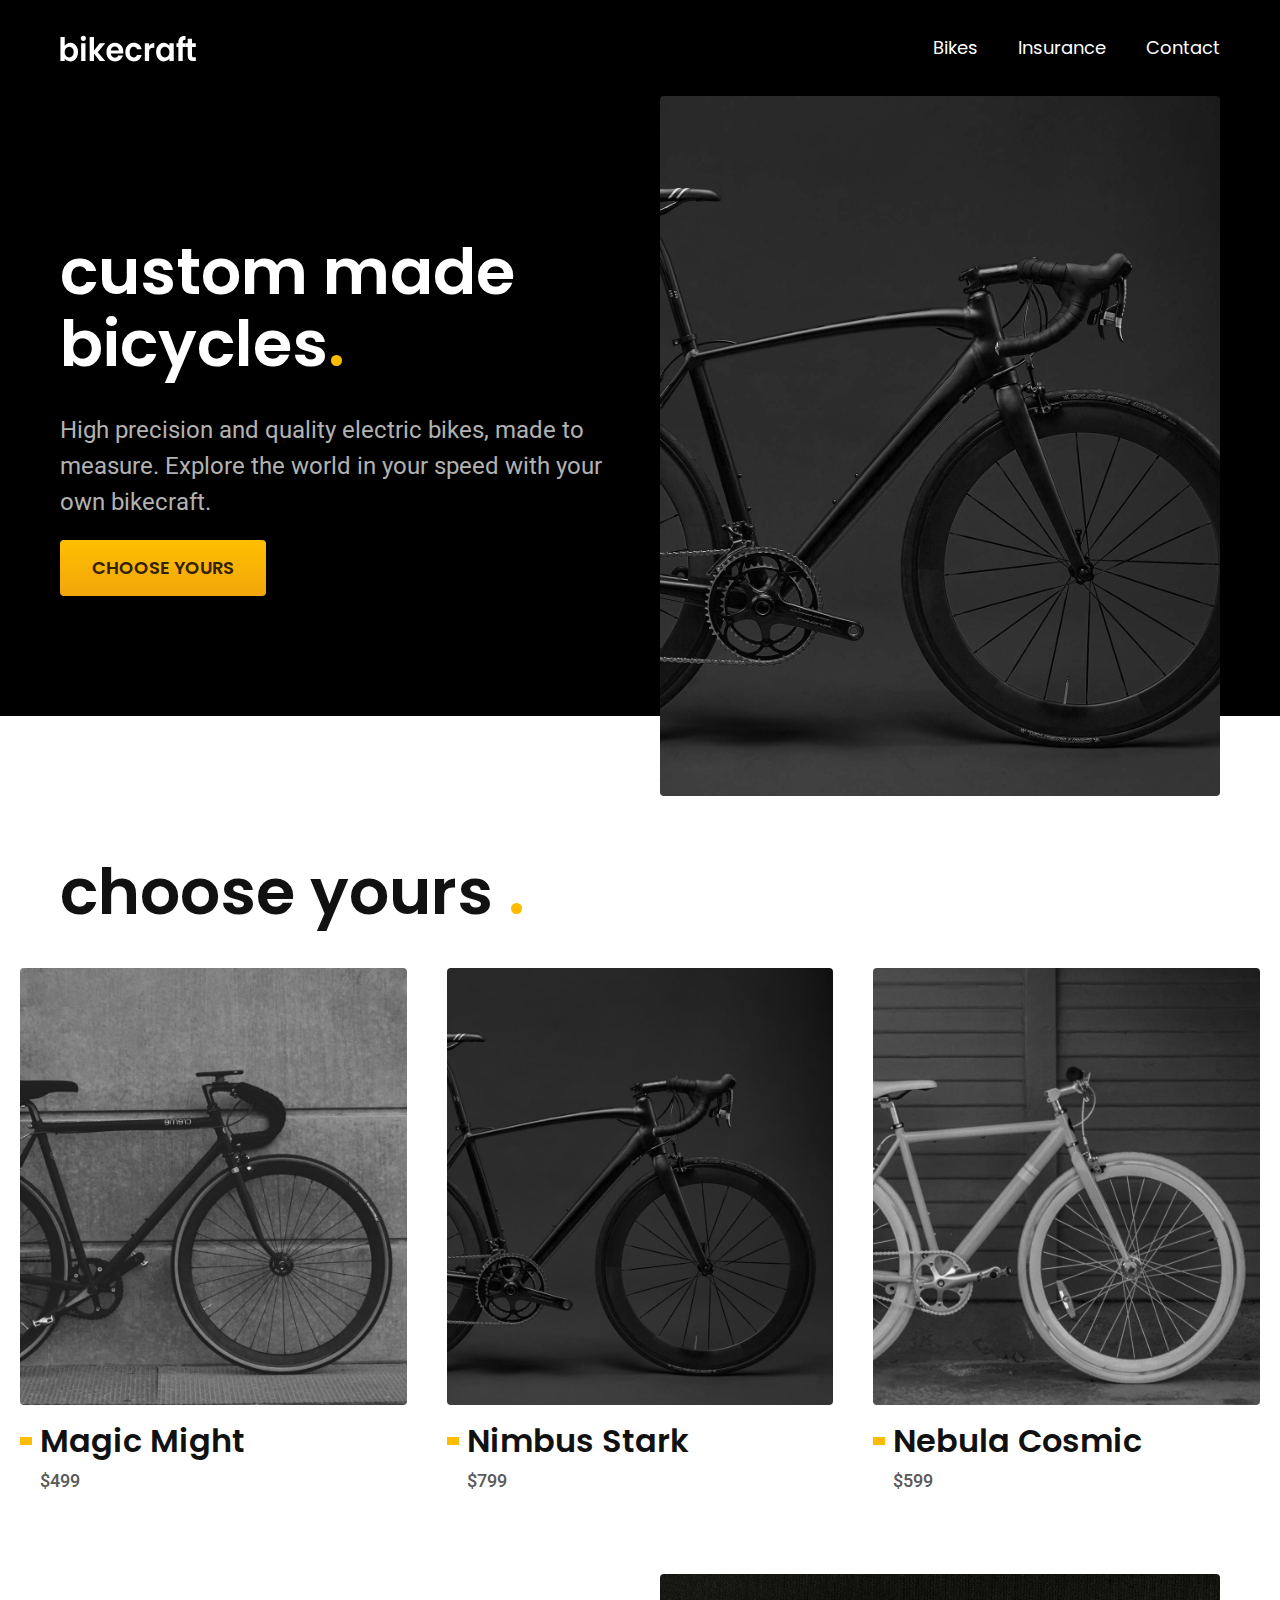
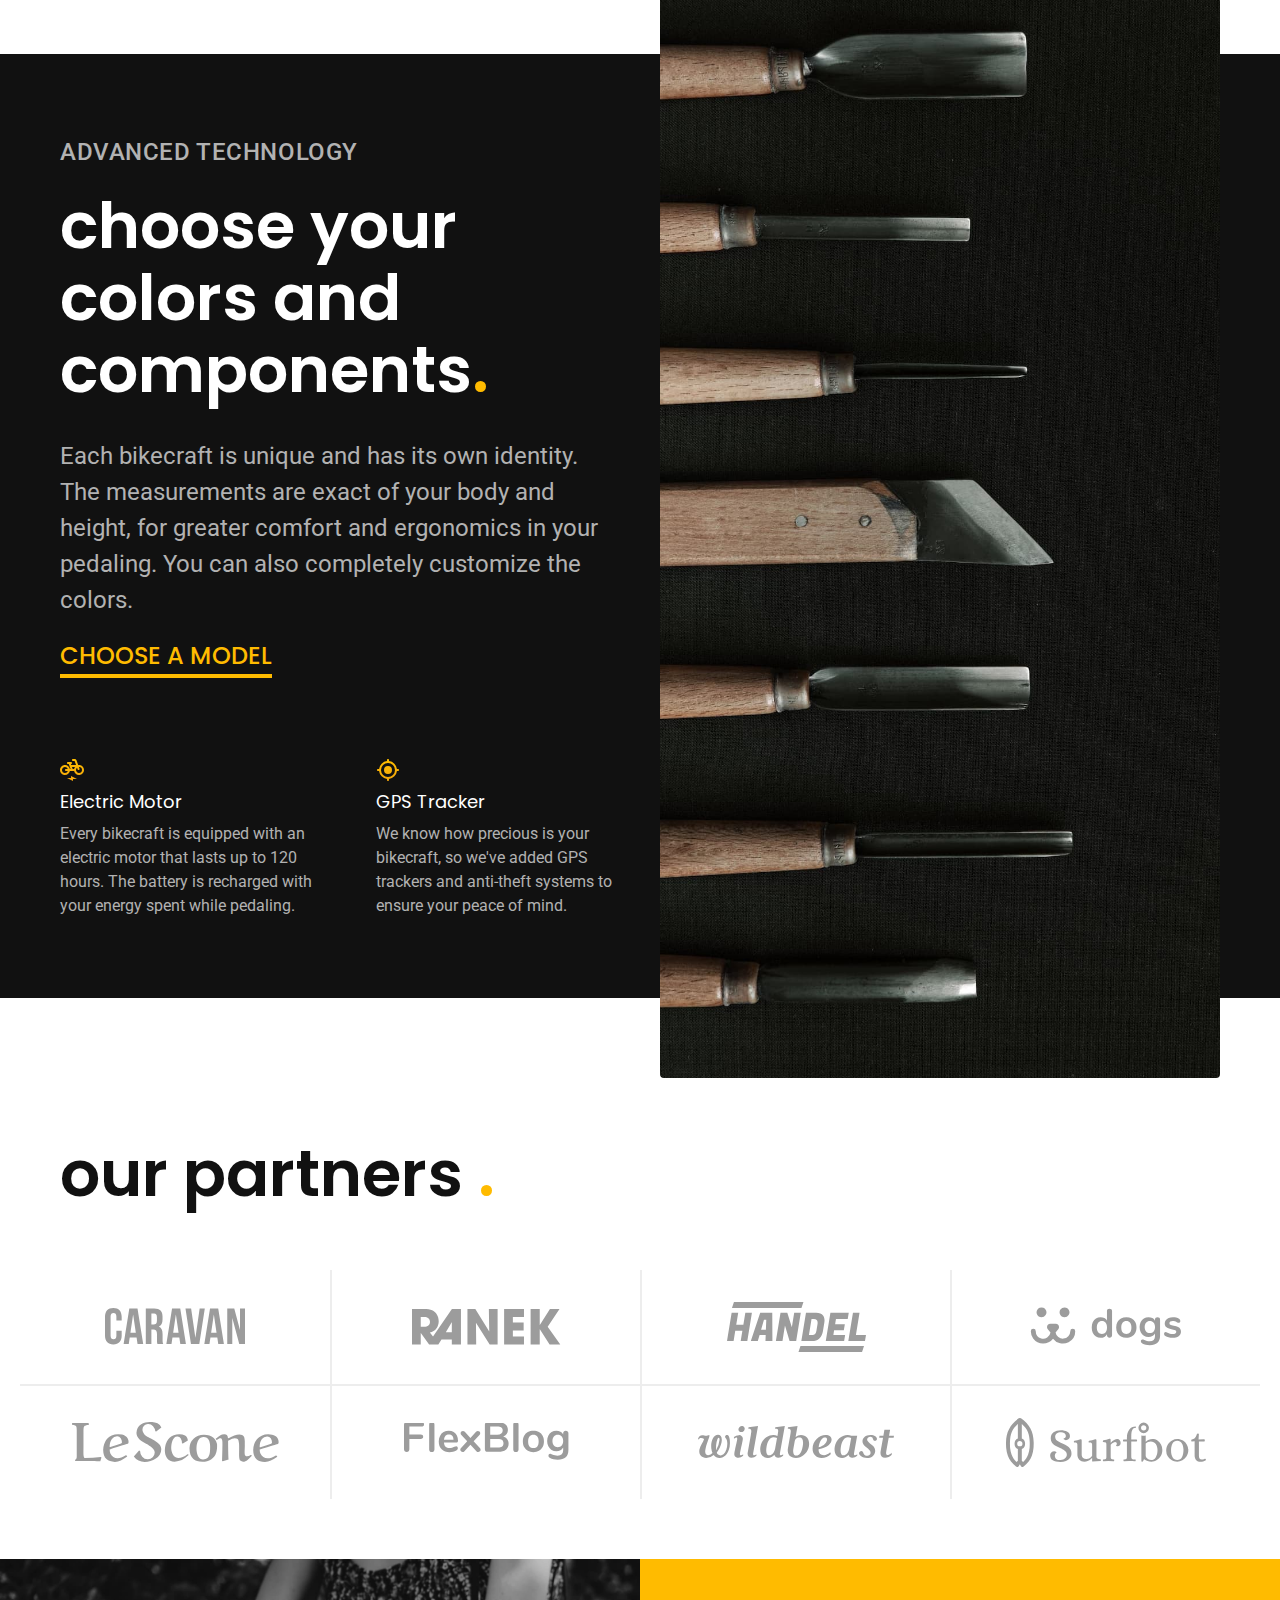
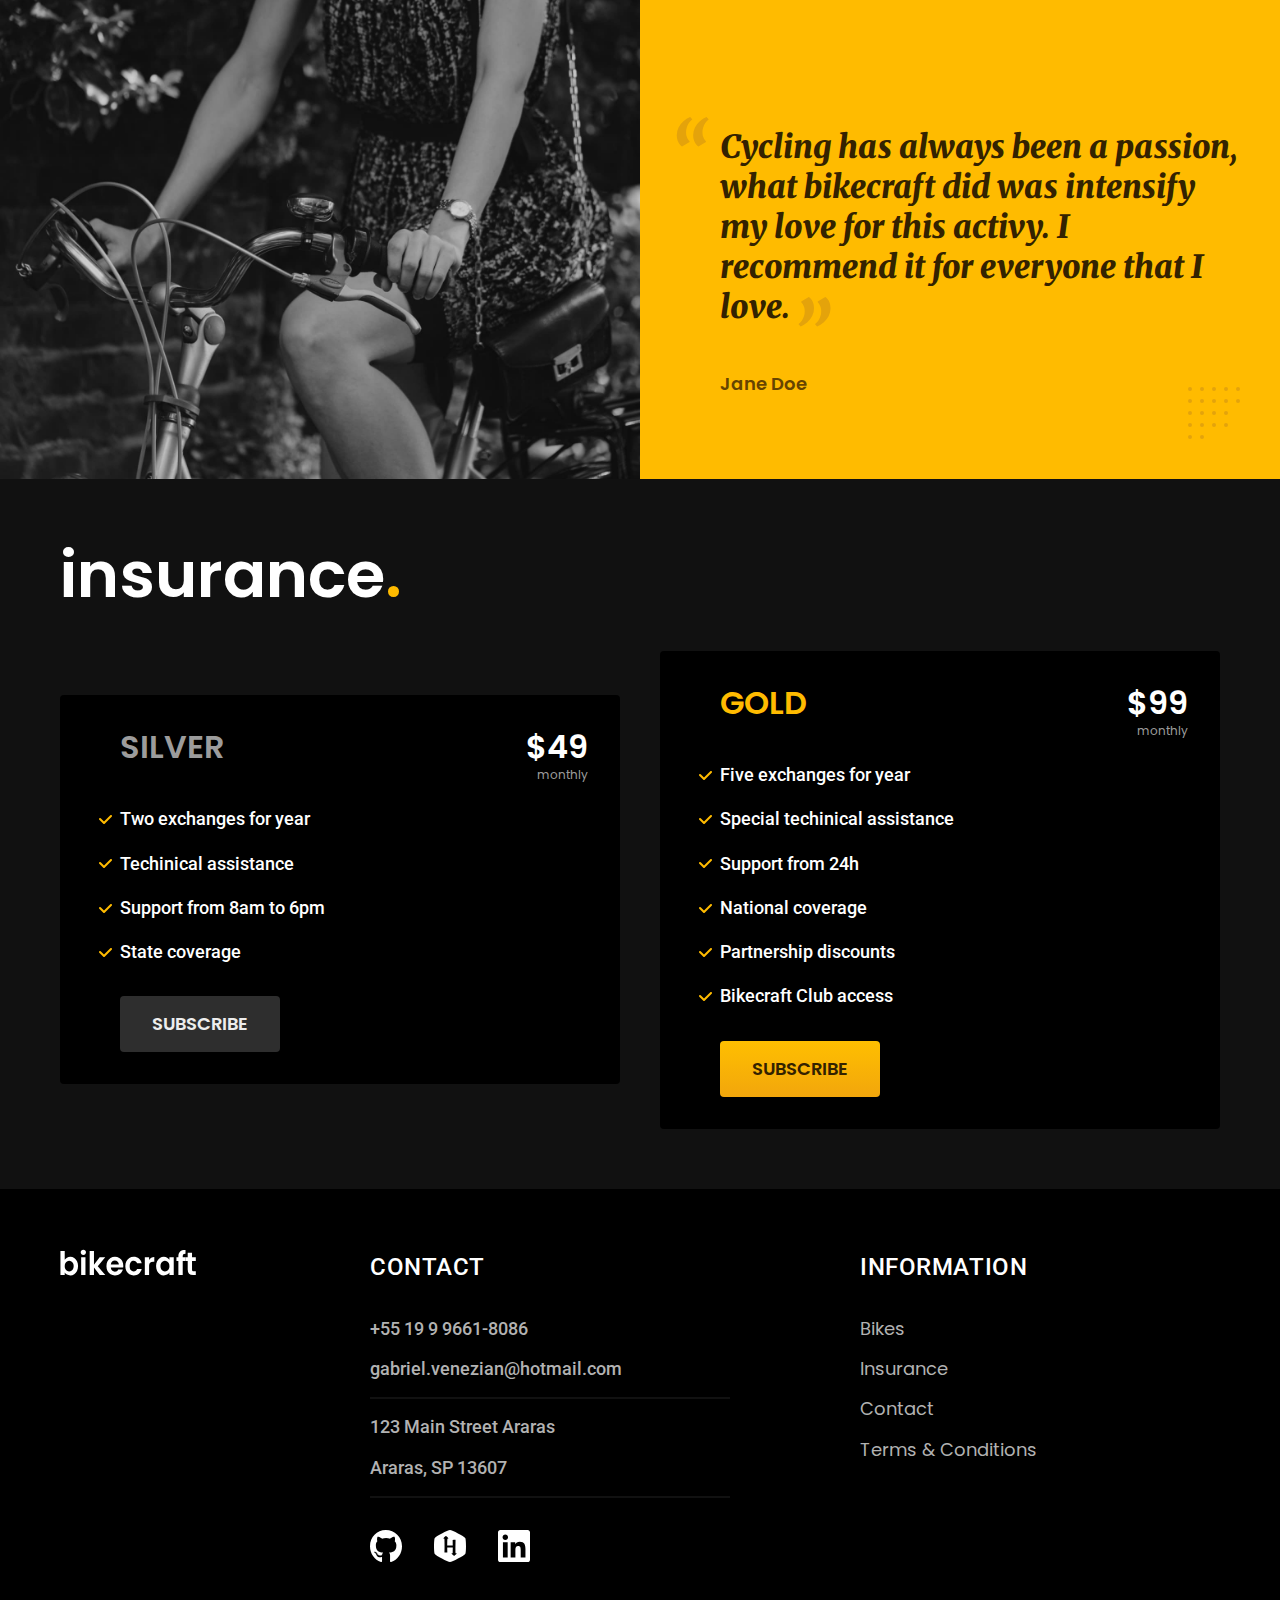
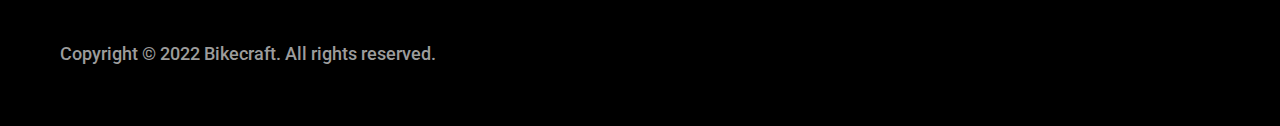
<file: index.html>
<!DOCTYPE html>
<html lang="en">

<head>
  <meta charset="UTF-8">
  <meta http-equiv="X-UA-Compatible" content="IE=edge">
  <meta name="viewport" content="width=device-width, initial-scale=1.0">

  <title>Bikecraft - Electric Bikes</title>
  <meta name="description" content="High precision and quality electric bikes, made to measure. Explore the world in your speed with your own bikecraft.">

  <link rel="icon" href="./favicon.svg" type="image/svg+xml">
  <link rel="preload" href="./styles/style.css" as="style">
  <link rel="stylesheet" href="./styles/style.css">

  <script>document.documentElement.classList.add('js');</script>

  <link rel="preconnect" href="https://fonts.googleapis.com">
  <link rel="preconnect" href="https://fonts.gstatic.com" crossorigin>
  <link href="https://fonts.googleapis.com/css2?family=Merriweather:ital,wght@1,900&family=Poppins:wght@400;600&family=Roboto:wght@400;500&display=swap" rel="stylesheet">
</head>

<body id="home">
  <header class="header-bg">
    <div class="header container">
      <a href="./"><img src="./images/logo/bikecraft.svg" width="136" height="32" alt="Bikecraft"></a>
      <nav aria-label="primary">
        <ul class="header-menu font-1-m clr-0">
          <li><a href="./bikes.html">Bikes</a></li>
          <li><a href="./insurance.html">Insurance</a></li>
          <li><a href="./contact.html">Contact</a></li>
        </ul>
      </nav>
    </div>
  </header>

  <main class="introduction-bg">
    <div class="introduction container">
      <div class="introduction-content">
        <h1 class="font-1-xxl clr-0 fadeInLeft" data-anime="200">custom made bicycles<span class="clr-p1">.</span></h1>
        <p class="font-2-l clr-5 fadeInDown" data-anime="400">High precision and quality electric bikes, made to measure. Explore the world in your speed with your own bikecraft.</p>
        <a class="btn fadeInDown" data-anime="600" href="./bikes.html">Choose Yours</a>
      </div>
      <picture class="fadeInDown" data-anime="800">
        <source media="(max-width: 800px)" srcset="./images/bikes/nimbus.jpg">
        <img src="./images/photos/introduction.jpg" width="1280" height="1600" alt="Black electric bike">
      </picture>
    </div>
  </main>

  <article class="bikes-list">
    <h2 class="font-1-xxl container">choose yours <span class="clr-p1">.</span></h2>
    <ul>
      <li>
        <a href="./bikes/magic.html">
          <img src="./images/bikes/magic-home.jpg" width="920" height="1040" alt="Black electric bike">
          <h3 class="font-1-xl">Magic Might</h3>
          <span class="font-2-m clr-8">$499</span>
        </a>
      </li>
      <li>
        <a href="./bikes/nimbus.html">
          <img src="./images/bikes/nimbus-home.jpg" width="920" height="1040" alt="Black electric bike">
          <h3 class="font-1-xl">Nimbus Stark</h3>
          <span class="font-2-m clr-8">$799</span>
        </a>
      </li>
      <li>
        <a href="./bikes/nebula.html">
          <img src="./images/bikes/nebula-home.jpg" width="920" height="1040" alt="Black electric bike">
          <h3 class="font-1-xl">Nebula Cosmic</h3>
          <span class="font-2-m clr-8">$599</span>
        </a>
      </li>
  </article>

  <article class="technology-bg">
    <div class="technology container">
      <div class="technology-content">
        <span class="font-2-l-b clr-5">Advanced Technology</span>
        <h2 class="font-1-xxl clr-0">choose your colors and components<span class="clr-p1">.</span></h2>
        <p class="font-2-l clr-5">Each bikecraft is unique and has its own identity. The measurements are exact of your body and height, for greater comfort and ergonomics in your pedaling. You can also completely customize the colors.</p>
        <a class="link" href="./bikes.html">Choose a Model</a>
        <div class="technology-advantages">
          <div>
            <img src="./images/icons/electric.svg" width="24" height="24" alt="">
            <h3 class="font-1-m clr-0">Electric Motor</h3>
            <p class="font-2-s clr-5">Every bikecraft is equipped with an electric motor that lasts up to 120 hours. The battery is recharged with your energy spent while pedaling.</p>
          </div>
          <div>
            <img src="./images/icons/tracker.svg" width="24" height="24" alt="">
            <h3 class="font-1-m clr-0">GPS Tracker</h3>
            <p class="font-2-s clr-5">We know how precious is your bikecraft, so we've added GPS trackers and anti-theft systems to ensure your peace of mind.</p>
          </div>
        </div>
      </div>
      <div class="technology-img">
        <img src="./images/photos/technology.jpg" width="1200" height="1920" alt="">
      </div>
    </div>
  </article>

  <section class="partners" aria-label="Our Partners">
    <h2 class="font-1-xxl container">our partners <span class="clr-p1">.</span></h2>
    <ul>
      <li><img src="./images/partners/caravan.svg" width="140" height="38" alt="Caravan"></li>
      <li><img src="./images/partners/ranek.svg" width="149" height="36" alt="Ranek"></li>
      <li><img src="./images/partners/handel.svg" width="139" height="50" alt="Handel"></li>
      <li><img src="./images/partners/dogs.svg" width="152" height="39" alt="Dogs"></li>
      <li><img src="./images/partners/lescone.svg" width="208" height="41" alt="LeScone"></li>
      <li><img src="./images/partners/flexblog.svg" width="165" height="38" alt="Flex Blog"></li>
      <li><img src="./images/partners/wildbeast.svg" width="196" height="34" alt="Wild Beast"></li>
      <li><img src="./images/partners/surfbot.svg" width="200" height="49" alt="Surf Bot"></li>
    </ul>
  </section>

  <section class="testimonial" aria-label="Testimonial">
    <div>
      <img src="./images/photos/testimonial.jpg" width="1560" height="1360" alt="Woman riding a bikecraft">
    </div>
    <div class="testimonial-content">
      <blockquote class="font-1-xl clr-p5">
        <p>Cycling has always been a passion, what bikecraft did was intensify my love for this activy. I recommend it for everyone that I love.</p>
        <span class="font-1-m-b clr-p4">Jane Doe</span>
      </blockquote>
    </div>
  </section>

  <article class="insurance-bg">
    <div class="insurance container">
      <h2 class="font-1-xxl clr-0">insurance<span class="clr-p1">.</span></h2>
      <div class="insurance-item">
        <h3 class="font-1-xl clr-6">SILVER</h3>
        <span class="font-1-xl clr-0">$49 <span class="font-1-xs clr-6">monthly</span></span>
        <ul class="font-2-m clr-0">
          <li>Two exchanges for year</li>
          <li>Techinical assistance</li>
          <li>Support from 8am to 6pm</li>
          <li>State coverage</li>
        </ul>
        <a class="btn secondary" href="./budget.html">Subscribe</a>
      </div>
      <div class="insurance-item">
        <h3 class="font-1-xl clr-p1">GOLD</h3>
        <span class="font-1-xl clr-0">$99 <span class="font-1-xs clr-6">monthly</span></span>
        <ul class="font-2-m clr-0">
          <li>Five exchanges for year</li>
          <li>Special techinical assistance</li>
          <li>Support from 24h</li>
          <li>National coverage</li>
          <li>Partnership discounts</li>
          <li>Bikecraft Club access</li>
        </ul>
        <a class="btn" href="./budget.html">Subscribe</a>
      </div>
    </div>
  </article>

  <footer class="footer-bg">
    <div class="footer container">
      <img src="./images/logo/bikecraft.svg" width="136" height="32" alt="Bikecraft">
      <div class="footer-contact">
        <h3 class="font-2-l-b clr-0">Contact</h3>
        <ul class="font-2-m clr-5">
          <li><a href="tel:+5502119996618086">+55 19 9 9661-8086</a></li>
          <li><a href="mailto:gabriel.venezian@hotmail.com">gabriel.venezian@hotmail.com</a></li>
          <li>123 Main Street Araras</li>
          <li>Araras, SP 13607</li>
        </ul>
        <div class="footer-network">
          <a href="https://github.com/gabriel-venezian/">
            <img src="./images/networks/github.svg" onmouseover="this.src='./images/networks/github-p.svg'" onmouseout="this.src='./images/networks/github.svg'" width="32" height="32" alt="GitHub">
          </a>
          <a href="https://www.hackerrank.com/gabriel_venezian/">
            <img src="./images/networks/hackerrank.svg" onmouseover="this.src='./images/networks/hackerrank-p.svg'" onmouseout="this.src='./images/networks/hackerrank.svg'" width="32" height="32" alt="HackerRank">
          </a>
          <a href="https://www.linkedin.com/in/gabriel-venezian/">
            <img src="./images/networks/linkedin.svg" onmouseover="this.src='./images/networks/linkedin-p.svg'" onmouseout="this.src='./images/networks/linkedin.svg'" width="32" height="32" alt="LinkedIn">
          </a>
        </div>
      </div>
      <div class="footer-information">
        <h3 class="font-2-l-b clr-0">Information</h3>
        <nav>
          <ul class="font-1-m clr-5">
            <li><a href="./bikes.html">Bikes</a></li>
            <li><a href="./insurance.html">Insurance</a></li>
            <li><a href="./contact.html">Contact</a></li>
            <li><a href="./terms.html">Terms & Conditions</a></li>
          </ul>
        </nav>
      </div>
      <p class="footer-copy font-2-m clr-6">Copyright © 2022 Bikecraft. All rights reserved.</p>
    </div>
  </footer>

  <script type="text/javascript" src="./scripts/plugins/simple-animation.js"></script>
  <script type="text/javascript" src="./scripts/script.js"></script>
</body>

</html>
</file>
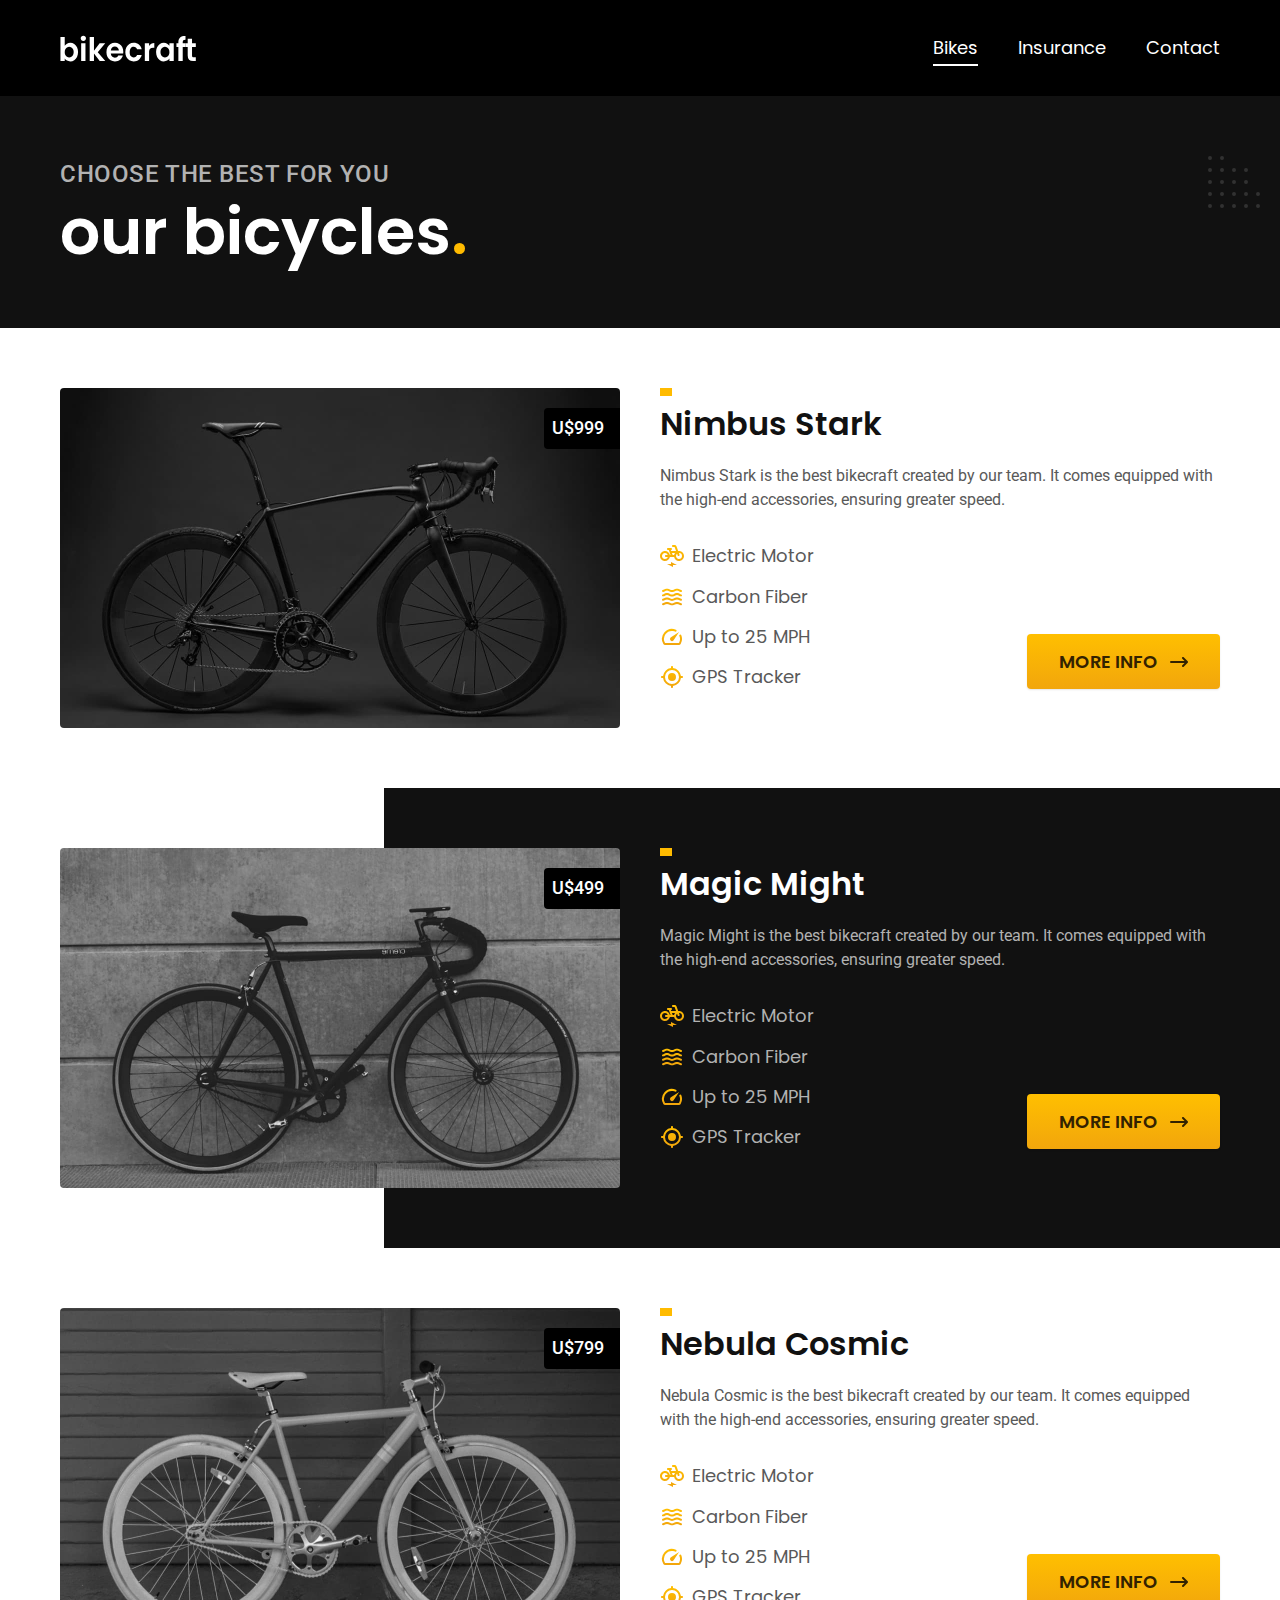
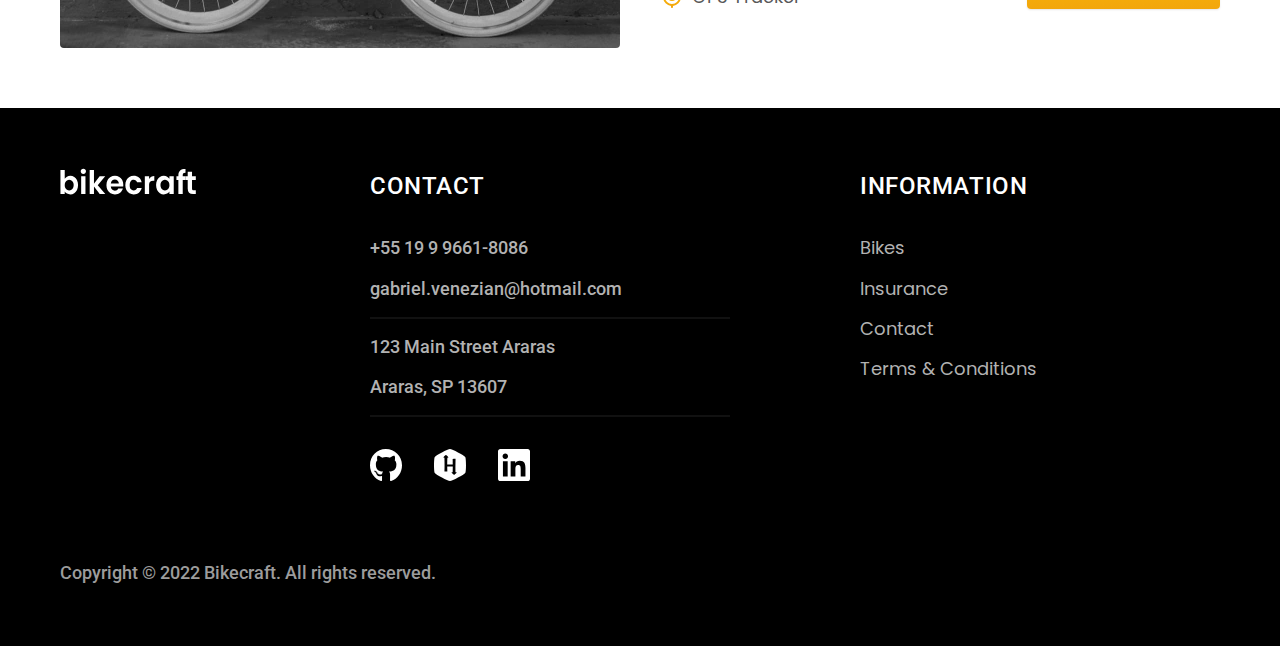
<file: bikes.html>
<!DOCTYPE html>
<html lang="en">

<head>
  <meta charset="UTF-8">
  <meta http-equiv="X-UA-Compatible" content="IE=edge">
  <meta name="viewport" content="width=device-width, initial-scale=1.0">

  <title>Bikes | Bikecraft</title>
  <meta name="description" content="Bikecraft bikes available to buy.">

  <link rel="icon" href="./favicon.svg" type="image/svg+xml">
  <link rel="preload" href="./styles/style.css" as="style">
  <link rel="stylesheet" href="./styles/style.css">

  <script>document.documentElement.classList.add('js');</script>

  <link rel="preconnect" href="https://fonts.googleapis.com">
  <link rel="preconnect" href="https://fonts.gstatic.com" crossorigin>
  <link href="https://fonts.googleapis.com/css2?family=Merriweather:ital,wght@1,900&family=Poppins:wght@400;600&family=Roboto:wght@400;500&display=swap" rel="stylesheet">
</head>

<body id="bikes">
  <header class="header-bg">
    <div class="header container">
      <a href="./"><img src="./images/logo/bikecraft.svg" width="136" height="32" alt="Bikecraft"></a>
      <nav aria-label="primary">
        <ul class="header-menu font-1-m clr-0">
          <li><a href="./bikes.html">Bikes</a></li>
          <li><a href="./insurance.html">Insurance</a></li>
          <li><a href="./contact.html">Contact</a></li>
        </ul>
      </nav>
    </div>
  </header>

  <main>
    <div class="title-bg">
      <div class="title container">
        <p class="font-2-l-b clr-5">Choose the best for you</p>
        <h1 class="font-1-xxl clr-0">our bicycles<span class="clr-p1">.</span></h1>
      </div>
    </div>
    <div>
      <div class="bikes container">
        <div class="bikes-img">
          <img src="./images/bikes/nimbus.jpg" alt="">
          <span class="font-2-m clr-0">U$999</span>
        </div>
        <div class="bikes-content">
          <h2 class="font-1-xl">Nimbus Stark</h2>
          <p class="font-2-s clr-8">Nimbus Stark is the best bikecraft created by our team. It comes equipped with the high-end accessories, ensuring greater speed.</p>
          <ul class="font-1-m clr-8">
            <li><img src="./images/icons/electric.svg" alt="">Electric Motor</li>
            <li><img src="./images/icons/carbon.svg" alt="">Carbon Fiber</li>
            <li><img src="./images/icons/speedometer.svg" alt="">Up to 25 MPH</li>
            <li><img src="./images/icons/tracker.svg" alt="">GPS Tracker</li>
          </ul>
          <a class="btn arrow" href="./bikes/nimbus.html">More Info</a>
        </div>
      </div>
    </div>
    <div class="bikes-bg">
      <div class="bikes container">
        <div class="bikes-img">
          <img src="./images/bikes/magic.jpg" alt="">
          <span class="font-2-m clr-0">U$499</span>
        </div>
        <div class="bikes-content">
          <h2 class="font-1-xl clr-0">Magic Might</h2>
          <p class="font-2-s clr-5">Magic Might is the best bikecraft created by our team. It comes equipped with the high-end accessories, ensuring greater speed.</p>
          <ul class="font-1-m clr-5">
            <li><img src="./images/icons/electric.svg" alt="">Electric Motor</li>
            <li><img src="./images/icons/carbon.svg" alt="">Carbon Fiber</li>
            <li><img src="./images/icons/speedometer.svg" alt="">Up to 25 MPH</li>
            <li><img src="./images/icons/tracker.svg" alt="">GPS Tracker</li>
          </ul>
          <a class="btn arrow" href="./bikes/magic.html">More Info</a>
        </div>
      </div>
    </div>
    <div>
      <div class="bikes container">
        <div class="bikes-img">
          <img src="./images/bikes/nebula.jpg" alt="">
          <span class="font-2-m clr-0">U$799</span>
        </div>
        <div class="bikes-content">
          <h2 class="font-1-xl">Nebula Cosmic</h2>
          <p class="font-2-s clr-8">Nebula Cosmic is the best bikecraft created by our team. It comes equipped with the high-end accessories, ensuring greater speed.</p>
          <ul class="font-1-m clr-8">
            <li><img src="./images/icons/electric.svg" alt="">Electric Motor</li>
            <li><img src="./images/icons/carbon.svg" alt="">Carbon Fiber</li>
            <li><img src="./images/icons/speedometer.svg" alt="">Up to 25 MPH</li>
            <li><img src="./images/icons/tracker.svg" alt="">GPS Tracker</li>
          </ul>
          <a class="btn arrow" href="./bikes/nebula.html">More Info</a>
        </div>
      </div>
    </div>
  </main>

  <footer class="footer-bg">
    <div class="footer container">
      <img src="./images/logo/bikecraft.svg" width="136" height="32" alt="Bikecraft">
      <div class="footer-contact">
        <h3 class="font-2-l-b clr-0">Contact</h3>
        <ul class="font-2-m clr-5">
          <li><a href="tel:+5502119996618086">+55 19 9 9661-8086</a></li>
          <li><a href="mailto:gabriel.venezian@hotmail.com">gabriel.venezian@hotmail.com</a></li>
          <li>123 Main Street Araras</li>
          <li>Araras, SP 13607</li>
        </ul>
        <div class="footer-network">
          <a href="https://github.com/gabriel-venezian/">
            <img src="./images/networks/github.svg" onmouseover="this.src='./images/networks/github-p.svg'" onmouseout="this.src='./images/networks/github.svg'" alt="GitHub">
          </a>
          <a href="https://www.hackerrank.com/gabriel_venezian/">
            <img src="./images/networks/hackerrank.svg" onmouseover="this.src='./images/networks/hackerrank-p.svg'" onmouseout="this.src='./images/networks/hackerrank.svg'" alt="HackerRank">
          </a>
          <a href="https://www.linkedin.com/in/gabriel-venezian/">
            <img src="./images/networks/linkedin.svg" onmouseover="this.src='./images/networks/linkedin-p.svg'" onmouseout="this.src='./images/networks/linkedin.svg'" alt="LinkedIn">
          </a>
        </div>
      </div>
      <div class="footer-information">
        <h3 class="font-2-l-b clr-0">Information</h3>
        <nav>
          <ul class="font-1-m clr-5">
            <li><a href="./bikes.html">Bikes</a></li>
            <li><a href="./insurance.html">Insurance</a></li>
            <li><a href="./contact.html">Contact</a></li>
            <li><a href="./terms.html">Terms & Conditions</a></li>
          </ul>
        </nav>
      </div>
      <p class="footer-copy font-2-m clr-6">Copyright © 2022 Bikecraft. All rights reserved.</p>
    </div>
  </footer>

  <script type="text/javascript" src="./scripts/script.js"></script>
</body>

</html>
</file>
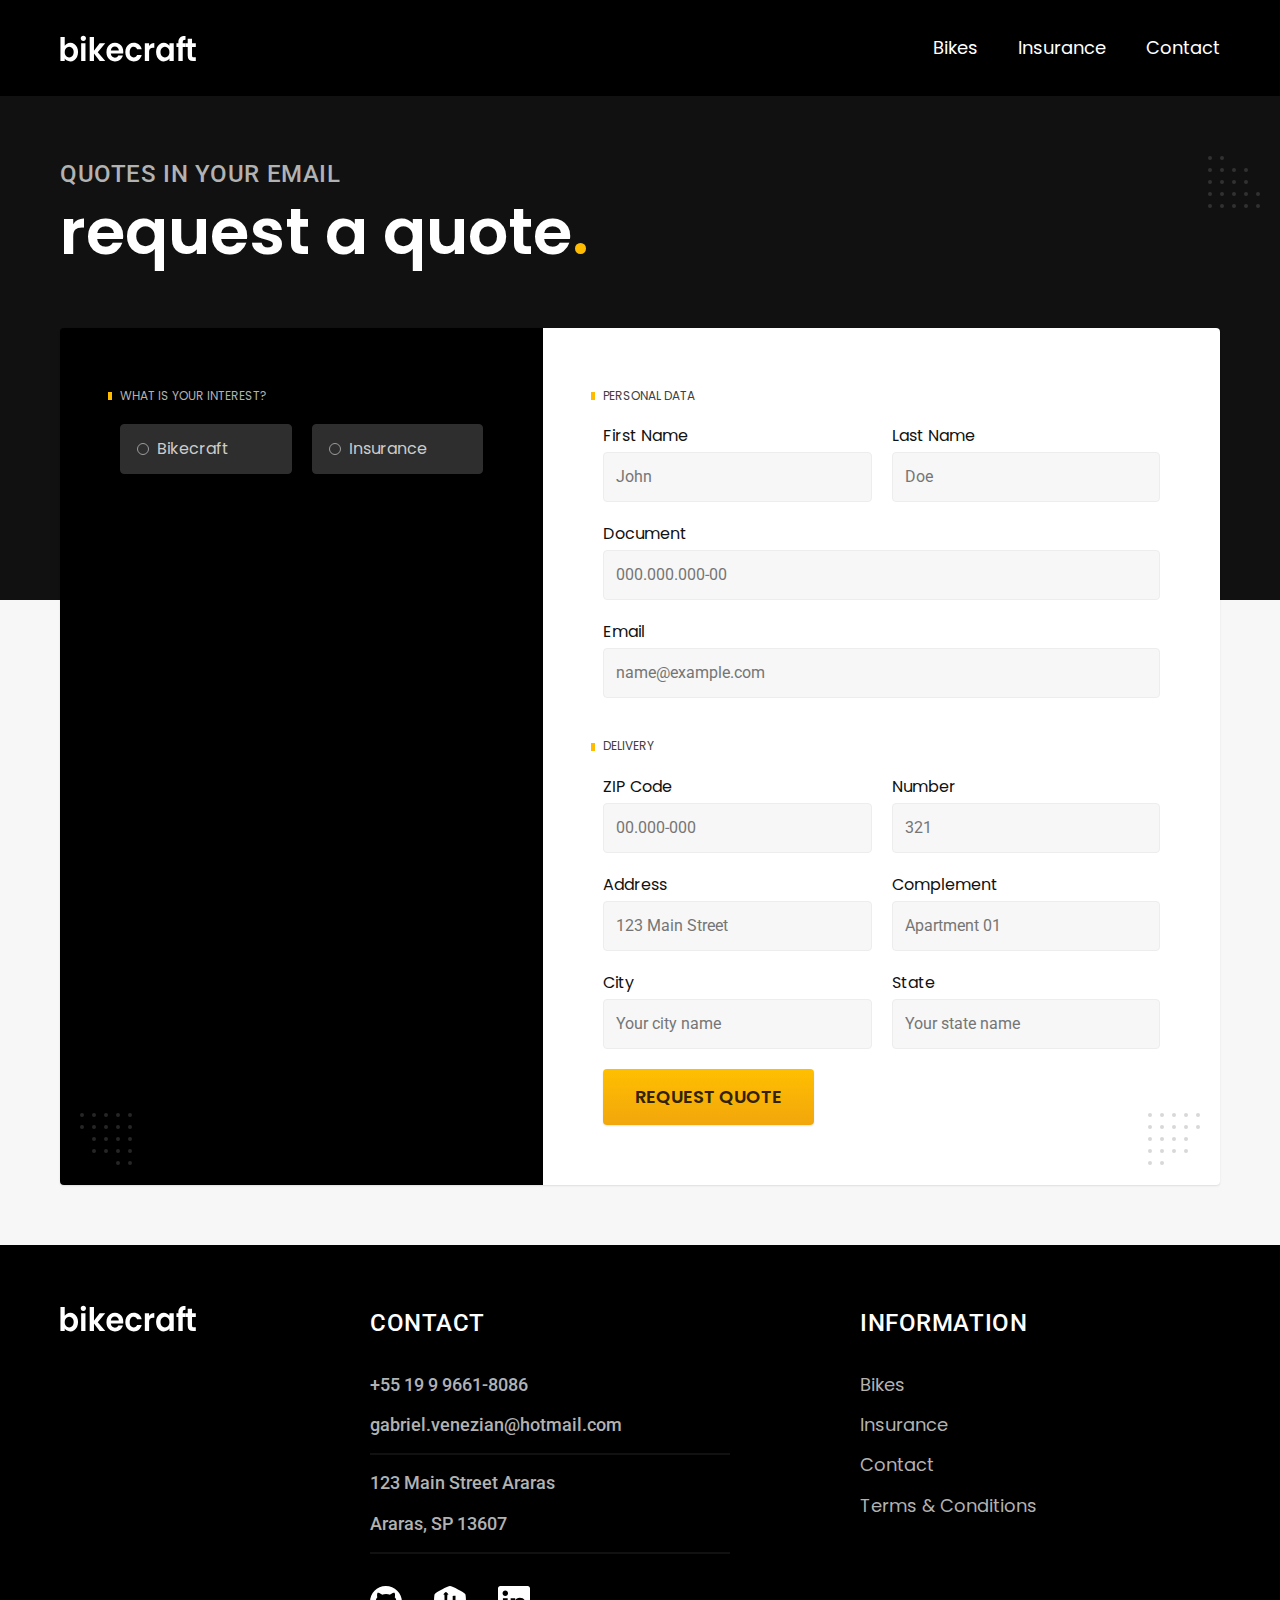
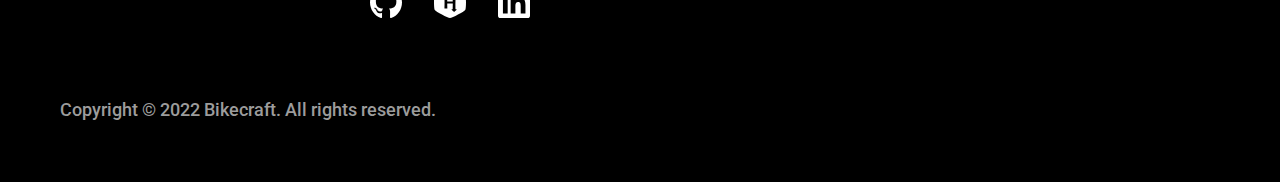
<file: budget.html>
<!DOCTYPE html>
<html lang="en">

<head>
  <meta charset="UTF-8">
  <meta http-equiv="X-UA-Compatible" content="IE=edge">
  <meta name="viewport" content="width=device-width, initial-scale=1.0">

  <title>Budget | Bikecraft</title>
  <meta name="description" content="Terms and conditions of bikecraft products and services.">

  <link rel="icon" href="./favicon.svg" type="image/svg+xml">
  <link rel="preload" href="./styles/style.css" as="style">
  <link rel="stylesheet" href="./styles/style.css">

  <script>document.documentElement.classList.add('js');</script>

  <link rel="preconnect" href="https://fonts.googleapis.com">
  <link rel="preconnect" href="https://fonts.gstatic.com" crossorigin>
  <link href="https://fonts.googleapis.com/css2?family=Merriweather:ital,wght@1,900&family=Poppins:wght@400;600&family=Roboto:wght@400;500&display=swap" rel="stylesheet">
</head>

<body id="budget">
  <header class="header-bg">
    <div class="header container">
      <a href="./"><img src="./images/logo/bikecraft.svg" width="136" height="32" alt="Bikecraft"></a>
      <nav aria-label="primary">
        <ul class="header-menu font-1-m clr-0">
          <li><a href="./bikes.html">Bikes</a></li>
          <li><a href="./insurance.html">Insurance</a></li>
          <li><a href="./contact.html">Contact</a></li>
        </ul>
      </nav>
    </div>
  </header>

  <main>
    <div class="title-bg">
      <div class="title container">
        <p class="font-2-l-b clr-5">Quotes in your email</p>
        <h1 class="font-1-xxl clr-0">request a quote<span class="clr-p1">.</span></h1>
      </div>
    </div>
    <form class="budget container" action="./">
      <div class="budget-product">
        <h2 class="font-1-xs clr-5">What is your interest?</h2>
        <input type="radio" name="type" value="bikecraft" id="bikecraft">
        <label for="bikecraft">Bikecraft</label>
        <input type="radio" name="type" value="insurance" id="insurance">
        <label for="insurance">Insurance</label>
        <div class="budget-content" id="budget-bikecraft">
          <h2 class="font-1-xs clr-5">Choose yours</h2>
          <input type="radio" name="product" value="magic" id="magic">
          <label for="magic">Magic Might <span>$499</span></label>
          <div class="budget-details">
            <ul class="font-1-xs clr-8">
              <li><img src="./images/icons/electric.svg" alt="">Electric Motor</li>
              <li><img src="./images/icons/carbon.svg" alt="">Carbon Fiber</li>
              <li><img src="./images/icons/speedometer.svg" alt="">Up to 25 MPH</li>
              <li><img src="./images/icons/tracker.svg" alt="">GPS Tracker</li>
            </ul>
            <img src="./images/bikes/magic.jpg" alt="Black electric bike">
          </div>
          <input type="radio" name="product" value="nimbus" id="nimbus">
          <label for="nimbus">Nimbus Stark <span>$799</span></label>
          <div class="budget-details">
            <ul class="font-1-xs clr-8">
              <li><img src="./images/icons/electric.svg" alt="">Electric Motor</li>
              <li><img src="./images/icons/carbon.svg" alt="">Carbon Fiber</li>
              <li><img src="./images/icons/speedometer.svg" alt="">Up to 25 MPH</li>
              <li><img src="./images/icons/tracker.svg" alt="">GPS Tracker</li>
            </ul>
            <img src="./images/bikes/nimbus.jpg" alt="Black electric bike">
          </div>
          <input type="radio" name="product" value="nebula" id="nebula">
          <label for="nebula">Nebula Cosmic <span>$599</span></label>
          <div class="budget-details">
            <ul class="font-1-xs clr-8">
              <li><img src="./images/icons/electric.svg" alt="">Electric Motor</li>
              <li><img src="./images/icons/carbon.svg" alt="">Carbon Fiber</li>
              <li><img src="./images/icons/speedometer.svg" alt="">Up to 25 MPH</li>
              <li><img src="./images/icons/tracker.svg" alt="">GPS Tracker</li>
            </ul>
            <img src="./images/bikes/nebula.jpg" alt="White electric bike">
          </div>
        </div>
        <div class="budget-content" id="budget-insurance">
          <h2 class="font-1-xs clr-5">Choose the plan</h2>
          <input type="radio" name="product" value="silver" id="silver">
          <label for="silver">Silver <span>$49</span></label>
          <input type="radio" name="product" value="gold" id="gold">
          <label for="gold">Gold <span>$99</span></label>
        </div>
      </div>
      <div class="budget-personal form">
        <h2 class="font-1-xs clr-9 col-2">Personal Data</h2>
        <div>
          <label for="firstName">First Name</label>
          <input type="text" name="firstName" id="firstName" placeholder="John">
        </div>
        <div>
          <label for="lastName">Last Name</label>
          <input type="text" name="lastName" id="lastName" placeholder="Doe">
        </div>
        <div class="col-2">
          <label for="document">Document</label>
          <input type="text" name="document" id="document" placeholder="000.000.000-00">
        </div>
        <div class="col-2">
          <label for="email">Email</label>
          <input type="email" name="email" id="email" placeholder="name@example.com">
        </div>
        <h2 class="font-1-xs clr-9 col-2">DELIVERY</h2>
        <div>
          <label for="zipCode">ZIP Code</label>
          <input type="text" name="zipCode" id="zipCode" placeholder="00.000-000">
        </div>
        <div>
          <label for="number">Number</label>
          <input type="text" name="number" id="number" placeholder="321">
        </div>
        <div>
          <label for="address">Address</label>
          <input type="text" name="address" id="address" placeholder="123 Main Street">
        </div>
        <div>
          <label for="complement">Complement</label>
          <input type="text" name="complement" id="complement" placeholder="Apartment 01">
        </div>
        <div>
          <label for="city">City</label>
          <input type="text" name="city" id="city" placeholder="Your city name">
        </div>
        <div>
          <label for="state">State</label>
          <input type="text" name="state" id="state" placeholder="Your state name">
        </div>
        <button class="btn col-2">Request Quote</button>
      </div>
    </form>
  </main>

  <footer class="footer-bg">
    <div class="footer container">
      <img src="./images/logo/bikecraft.svg" width="136" height="32" alt="Bikecraft">
      <div class="footer-contact">
        <h3 class="font-2-l-b clr-0">Contact</h3>
        <ul class="font-2-m clr-5">
          <li><a href="tel:+5502119996618086">+55 19 9 9661-8086</a></li>
          <li><a href="mailto:gabriel.venezian@hotmail.com">gabriel.venezian@hotmail.com</a></li>
          <li>123 Main Street Araras</li>
          <li>Araras, SP 13607</li>
        </ul>
        <div class="footer-network">
          <a href="https://github.com/gabriel-venezian/">
            <img src="./images/networks/github.svg" onmouseover="this.src='./images/networks/github-p.svg'" onmouseout="this.src='./images/networks/github.svg'" alt="GitHub">
          </a>
          <a href="https://www.hackerrank.com/gabriel_venezian/">
            <img src="./images/networks/hackerrank.svg" onmouseover="this.src='./images/networks/hackerrank-p.svg'" onmouseout="this.src='./images/networks/hackerrank.svg'" alt="HackerRank">
          </a>
          <a href="https://www.linkedin.com/in/gabriel-venezian/">
            <img src="./images/networks/linkedin.svg" onmouseover="this.src='./images/networks/linkedin-p.svg'" onmouseout="this.src='./images/networks/linkedin.svg'" alt="LinkedIn">
          </a>
        </div>
      </div>
      <div class="footer-information">
        <h3 class="font-2-l-b clr-0">Information</h3>
        <nav>
          <ul class="font-1-m clr-5">
            <li><a href="./bikes.html">Bikes</a></li>
            <li><a href="./insurance.html">Insurance</a></li>
            <li><a href="./contact.html">Contact</a></li>
            <li><a href="./terms.html">Terms & Conditions</a></li>
          </ul>
        </nav>
      </div>
      <p class="footer-copy font-2-m clr-6">Copyright © 2022 Bikecraft. All rights reserved.</p>
    </div>
  </footer>

  <script type="text/javascript" src="./scripts/script.js"></script>
</body>

</html>
</file>
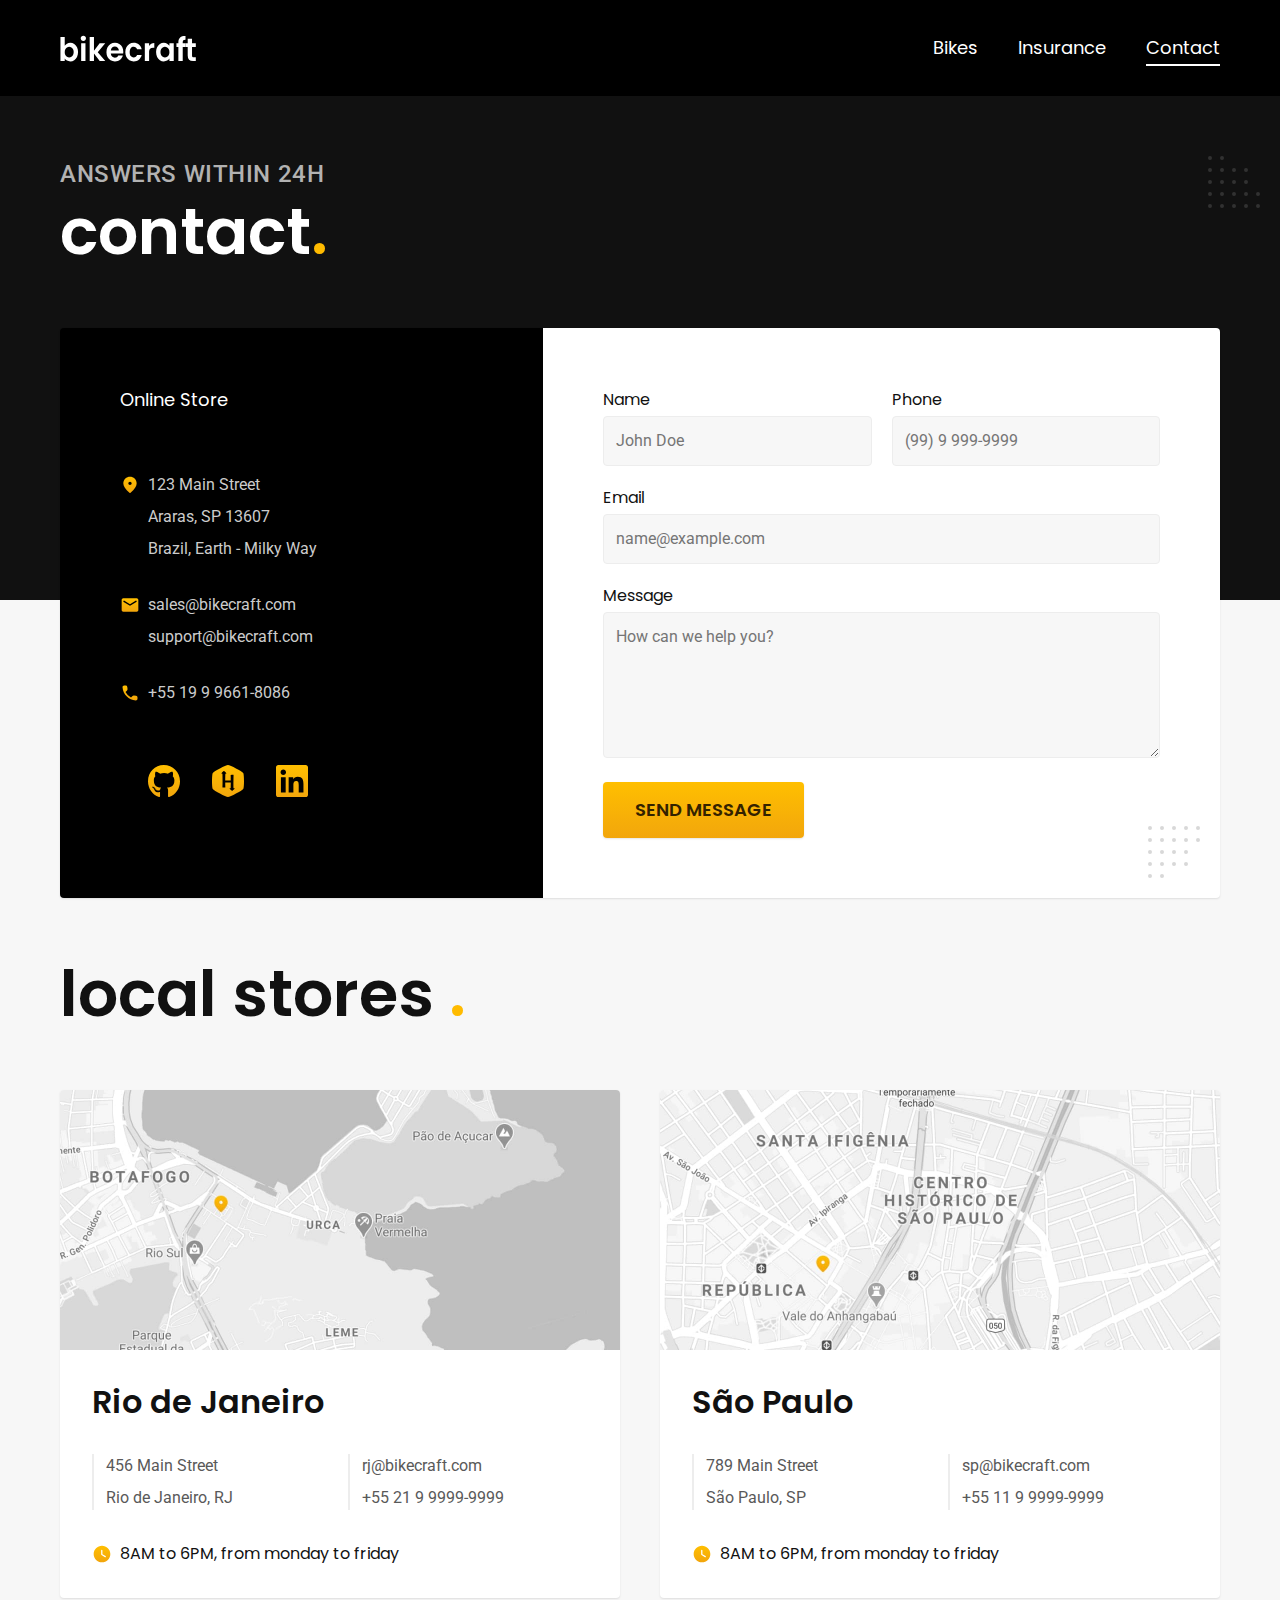
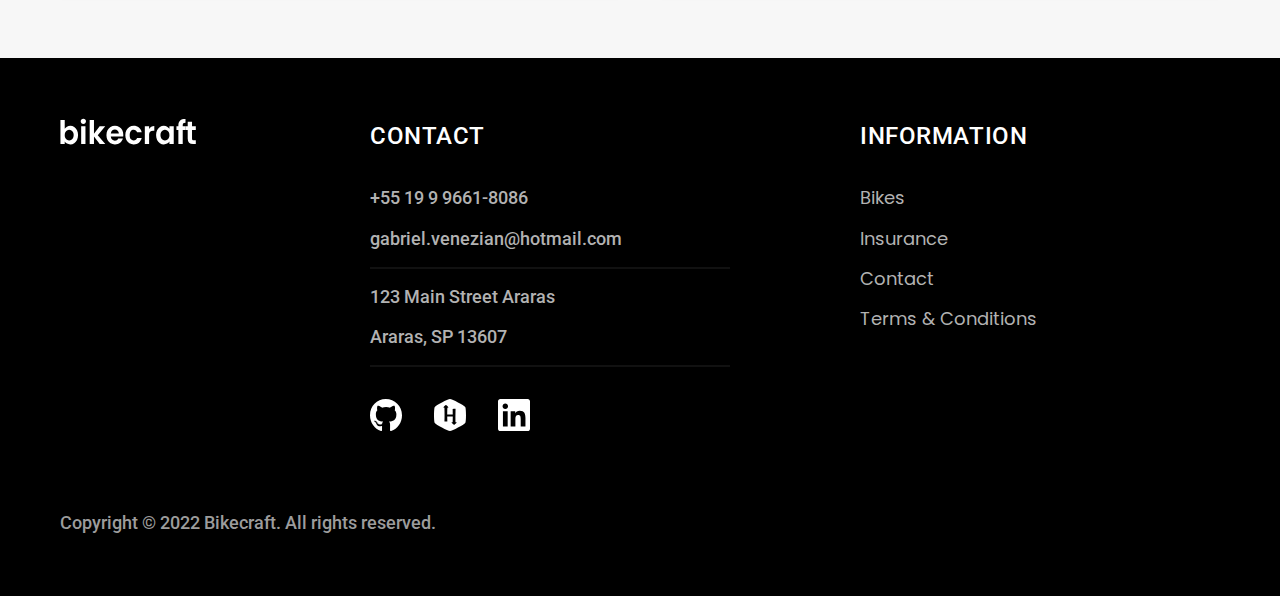
<file: contact.html>
<!DOCTYPE html>
<html lang="en">

<head>
  <meta charset="UTF-8">
  <meta http-equiv="X-UA-Compatible" content="IE=edge">
  <meta name="viewport" content="width=device-width, initial-scale=1.0">

  <title>Contact | Bikecraft</title>
  <meta name="description" content="Terms and conditions of bikecraft products and services.">

  <link rel="icon" href="./favicon.svg" type="image/svg+xml">
  <link rel="preload" href="./styles/style.css" as="style">
  <link rel="stylesheet" href="./styles/style.css">

  <script>document.documentElement.classList.add('js');</script>

  <link rel="preconnect" href="https://fonts.googleapis.com">
  <link rel="preconnect" href="https://fonts.gstatic.com" crossorigin>
  <link href="https://fonts.googleapis.com/css2?family=Merriweather:ital,wght@1,900&family=Poppins:wght@400;600&family=Roboto:wght@400;500&display=swap" rel="stylesheet">
</head>

<body id="contact">
  <header class="header-bg">
    <div class="header container">
      <a href="./"><img src="./images/logo/bikecraft.svg" width="136" height="32" alt="Bikecraft"></a>
      <nav aria-label="primary">
        <ul class="header-menu font-1-m clr-0">
          <li><a href="./bikes.html">Bikes</a></li>
          <li><a href="./insurance.html">Insurance</a></li>
          <li><a href="./contact.html">Contact</a></li>
        </ul>
      </nav>
    </div>
  </header>

  <main>
    <div class="title-bg">
      <div class="title container">
        <p class="font-2-l-b clr-5">Answers within 24h</p>
        <h1 class="font-1-xxl clr-0">contact<span class="clr-p1">.</span></h1>
      </div>
    </div>
    <div class="contact container">
      <section class="contact-data" aria-label="Address">
        <h2 class="font-1-m clr-0">Online Store</h2>
        <div class="contact-address font-2-s clr-4">
          <p>123 Main Street</p>
          <p>Araras, SP 13607</p>
          <p>Brazil, Earth - Milky Way</p>
        </div>
        <address class="contact-method font-2-s clr-4">
          <a href="mailto:gabriel.venezian@hotmail.com">sales@bikecraft.com</a>
          <a href="mailto:gabriel.venezian@hotmail.com">support@bikecraft.com</a>
          <a href="tel:+5502119996618086">+55 19 9 9661-8086</a>
        </address>
        <div class="contact-network">
          <a href="https://github.com/gabriel-venezian/">
            <img src="./images/networks/github-p.svg" onmouseover="this.src='./images/networks/github.svg'" onmouseout="this.src='./images/networks/github-p.svg'" alt="GitHub">
          </a>
          <a href="https://www.hackerrank.com/gabriel_venezian/">
            <img src="./images/networks/hackerrank-p.svg" onmouseover="this.src='./images/networks/hackerrank.svg'" onmouseout="this.src='./images/networks/hackerrank-p.svg'" alt="HackerRank">
          </a>
          <a href="https://www.linkedin.com/in/gabriel-venezian/">
            <img src="./images/networks/linkedin-p.svg" onmouseover="this.src='./images/networks/linkedin.svg'" onmouseout="this.src='./images/networks/linkedin-p.svg'" alt="LinkedIn">
          </a>
        </div>
      </section>
      <section class="contact-form" aria-label="Form">
        <form class="form" action="./contact.html">
          <div>
            <label for="name">Name</label>
            <input type="text" name="name" id="name" placeholder="John Doe">
          </div>
          <div>
            <label for="phone">Phone</label>
            <input type="text" name="phone" id="phone" placeholder="(99) 9 999-9999">
          </div>
          <div class="col-2">
            <label for="name">Email</label>
            <input type="email" name="email" id="email" placeholder="name@example.com">
          </div>
          <div class="col-2">
            <label for="message">Message</label>
            <textarea name="message" id="message" rows="5" placeholder="How can we help you?"></textarea>
          </div>
          <button class="btn col-2">Send Message</button>
        </form>
      </section>
    </div>
  </main>

  <article class="stores container">
    <h2 class="font-1-xxl">local stores <span class="clr-p1">.</span></h2>
    <div class="stores-item">
      <img src="./images/stores/rj.jpg" alt="Map marking the address at 456 Main Street - Rio de Janeiro, RJ">
      <div class="stores-content">
        <h3 class="font-1-xl">Rio de Janeiro</h3>
        <div class="stores-data font-2-s clr-8">
          <p>456 Main Street</p>
          <p>Rio de Janeiro, RJ</p>
        </div>
        <div class="stores-data font-2-s clr-8">
          <a href="mailto:gabriel.venezian@hotmail.com">rj@bikecraft.com</a>
          <a href="tel:+5502119996618086">+55 21 9 9999-9999</a>
        </div>
        <p class="stores-work-schedule font-1-s"><img src="./images/icons/schedule.svg" alt="">8AM to 6PM, from monday to friday</p>
      </div>
    </div>
    <div class="stores-item">
      <img src="./images/stores/sp.jpg" alt="Map marking the address at 789 Main Street - São Paulo, SP">
      <div class="stores-content">
        <h3 class="font-1-xl">São Paulo</h3>
        <div class="stores-data font-2-s clr-8">
          <p>789 Main Street</p>
          <p>São Paulo, SP</p>
        </div>
        <div class="stores-data font-2-s clr-8">
          <a href="mailto:gabriel.venezian@hotmail.com">sp@bikecraft.com</a>
          <a href="tel:+5502119996618086">+55 11 9 9999-9999</a>
        </div>
        <p class="stores-work-schedule font-1-s"><img src="./images/icons/schedule.svg" alt="">8AM to 6PM, from monday to friday</p>
      </div>
    </div>
  </article>

  <footer class="footer-bg">
    <div class="footer container">
      <img src="./images/logo/bikecraft.svg" width="136" height="32" alt="Bikecraft">
      <div class="footer-contact">
        <h3 class="font-2-l-b clr-0">Contact</h3>
        <ul class="font-2-m clr-5">
          <li><a href="tel:+5502119996618086">+55 19 9 9661-8086</a></li>
          <li><a href="mailto:gabriel.venezian@hotmail.com">gabriel.venezian@hotmail.com</a></li>
          <li>123 Main Street Araras</li>
          <li>Araras, SP 13607</li>
        </ul>
        <div class="footer-network">
          <a href="https://github.com/gabriel-venezian/">
            <img src="./images/networks/github.svg" onmouseover="this.src='./images/networks/github-p.svg'" onmouseout="this.src='./images/networks/github.svg'" alt="GitHub">
          </a>
          <a href="https://www.hackerrank.com/gabriel_venezian/">
            <img src="./images/networks/hackerrank.svg" onmouseover="this.src='./images/networks/hackerrank-p.svg'" onmouseout="this.src='./images/networks/hackerrank.svg'" alt="HackerRank">
          </a>
          <a href="https://www.linkedin.com/in/gabriel-venezian/">
            <img src="./images/networks/linkedin.svg" onmouseover="this.src='./images/networks/linkedin-p.svg'" onmouseout="this.src='./images/networks/linkedin.svg'" alt="LinkedIn">
          </a>
        </div>
      </div>
      <div class="footer-information">
        <h3 class="font-2-l-b clr-0">Information</h3>
        <nav>
          <ul class="font-1-m clr-5">
            <li><a href="./bikes.html">Bikes</a></li>
            <li><a href="./insurance.html">Insurance</a></li>
            <li><a href="./contact.html">Contact</a></li>
            <li><a href="./terms.html">Terms & Conditions</a></li>
          </ul>
        </nav>
      </div>
      <p class="footer-copy font-2-m clr-6">Copyright © 2022 Bikecraft. All rights reserved.</p>
    </div>
  </footer>

  <script type="text/javascript" src="./scripts/script.js"></script>
</body>

</html>
</file>
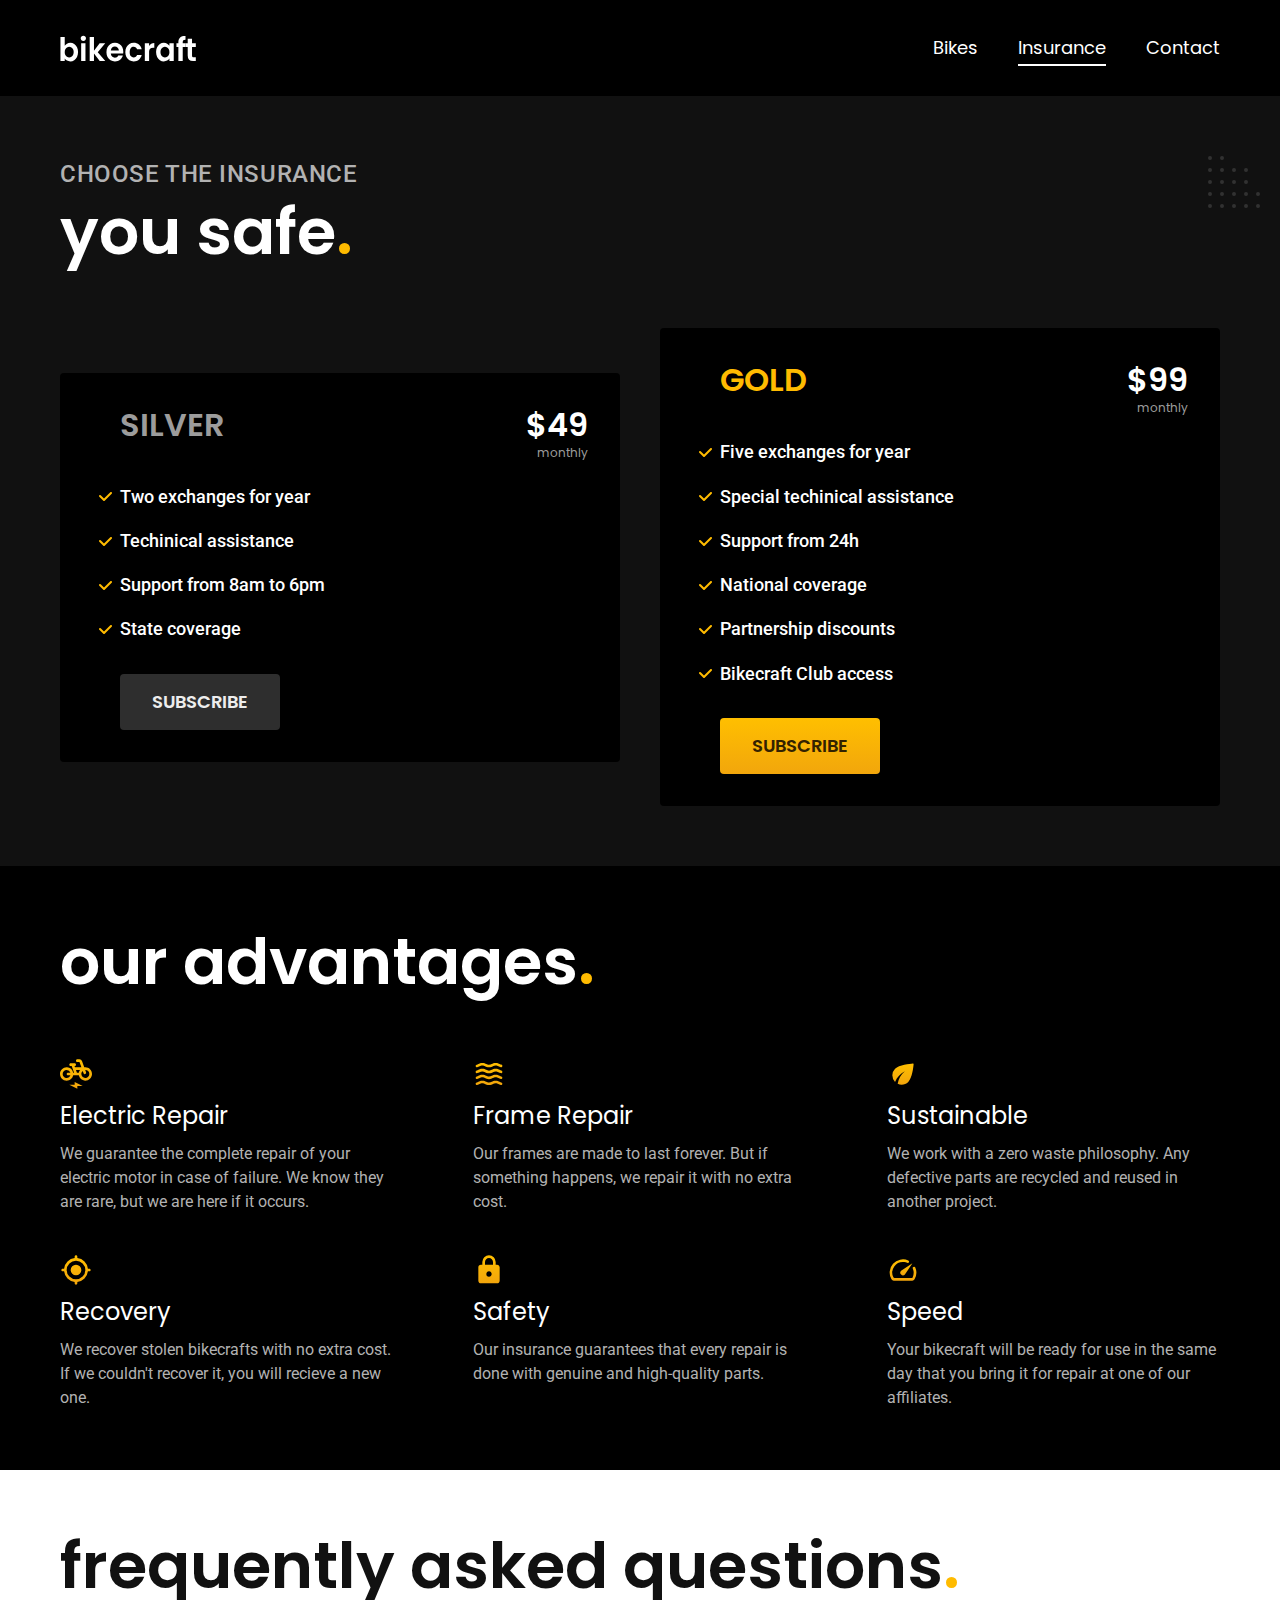
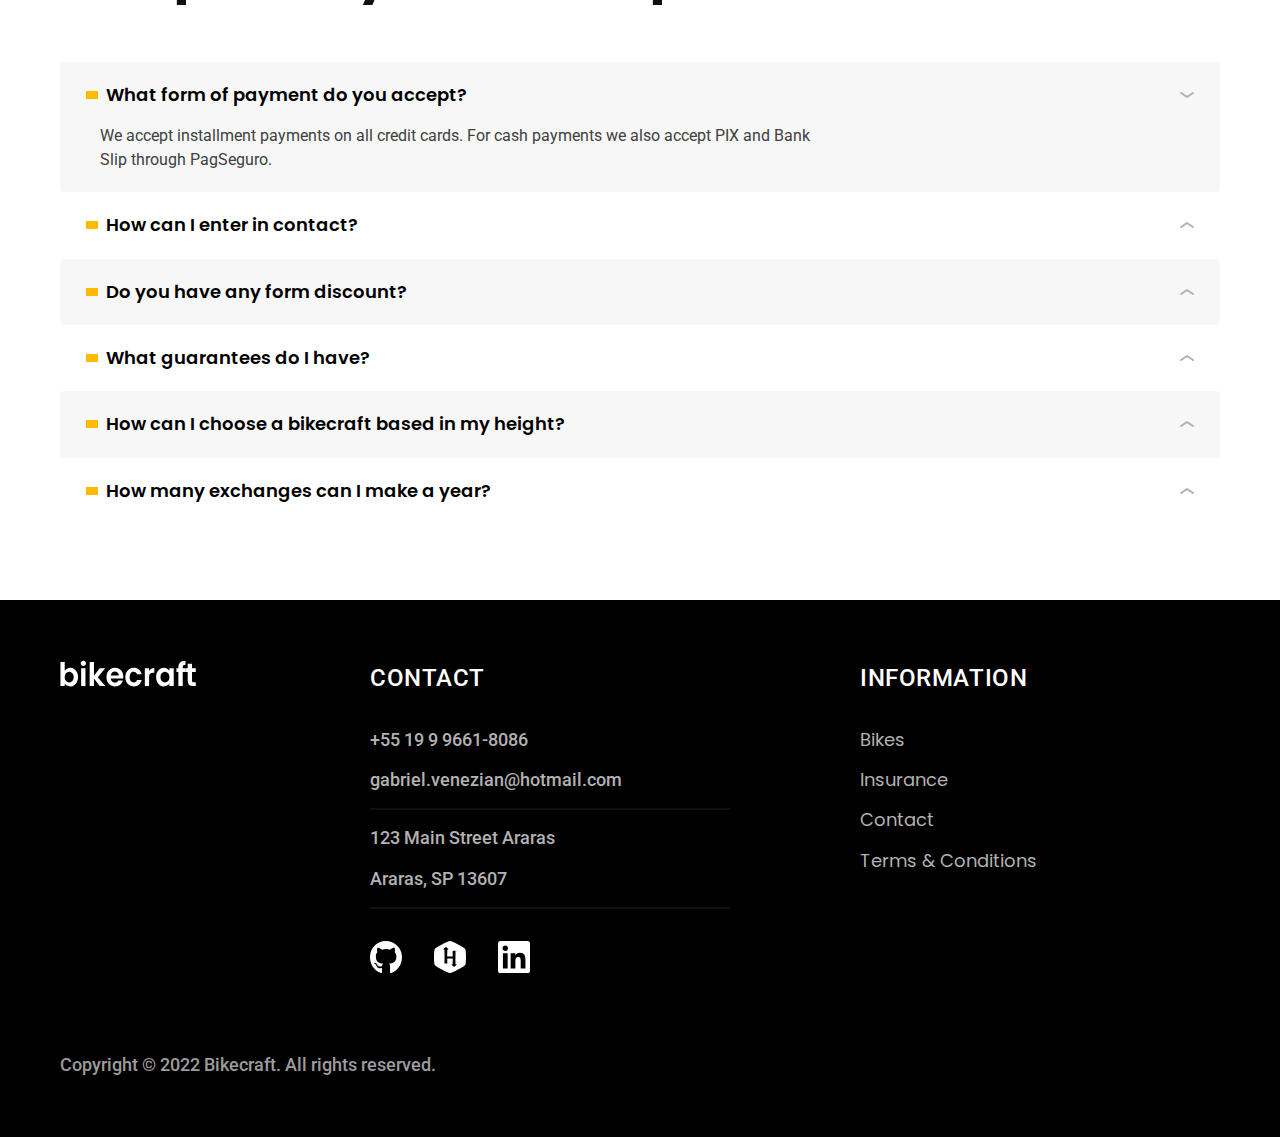
<file: insurance.html>
<!DOCTYPE html>
<html lang="en">

<head>
  <meta charset="UTF-8">
  <meta http-equiv="X-UA-Compatible" content="IE=edge">
  <meta name="viewport" content="width=device-width, initial-scale=1.0">

  <title>Insurance | Bikecraft</title>
  <meta name="description" content="Meet the insurance plans of the Bikecraft products.">

  <link rel="icon" href="./favicon.svg" type="image/svg+xml">
  <link rel="preload" href="./styles/style.css" as="style">
  <link rel="stylesheet" href="./styles/style.css">

  <script>document.documentElement.classList.add('js');</script>

  <link rel="preconnect" href="https://fonts.googleapis.com">
  <link rel="preconnect" href="https://fonts.gstatic.com" crossorigin>
  <link href="https://fonts.googleapis.com/css2?family=Merriweather:ital,wght@1,900&family=Poppins:wght@400;600&family=Roboto:wght@400;500&display=swap" rel="stylesheet">
</head>

<body id="insurance">
  <header class="header-bg">
    <div class="header container">
      <a href="./"><img src="./images/logo/bikecraft.svg" width="136" height="32" alt="Bikecraft"></a>
      <nav aria-label="primary">
        <ul class="header-menu font-1-m clr-0">
          <li><a href="./bikes.html">Bikes</a></li>
          <li><a href="./insurance.html">Insurance</a></li>
          <li><a href="./contact.html">Contact</a></li>
        </ul>
      </nav>
    </div>
  </header>

  <main class="insurance-bg">
    <div class="title-bg">
      <div class="title container">
        <p class="font-2-l-b clr-5">CHOOSE THE INSURANCE</p>
        <h1 class="font-1-xxl clr-0">you safe<span class="clr-p1">.</span></h1>
      </div>
    </div>
    <div class="insurance container">
      <div class="insurance-item fadeInLeft" data-anime="200">
        <h3 class="font-1-xl clr-6">SILVER</h3>
        <span class="font-1-xl clr-0">$49 <span class="font-1-xs clr-6">monthly</span></span>
        <ul class="font-2-m clr-0">
          <li>Two exchanges for year</li>
          <li>Techinical assistance</li>
          <li>Support from 8am to 6pm</li>
          <li>State coverage</li>
        </ul>
        <a class="btn secondary" href="./budget.html?type=insurance&product=silver">Subscribe</a>
      </div>
      <div class="insurance-item fadeInRight" data-anime="400">
        <h3 class="font-1-xl clr-p1">GOLD</h3>
        <span class="font-1-xl clr-0">$99<span class="font-1-xs clr-6">monthly</span></span>
        <ul class="font-2-m clr-0">
          <li>Five exchanges for year</li>
          <li>Special techinical assistance</li>
          <li>Support from 24h</li>
          <li>National coverage</li>
          <li>Partnership discounts</li>
          <li>Bikecraft Club access</li>
        </ul>
        <a class="btn" href="./budget.html?type=insurance&product=gold">Subscribe</a>
      </div>
    </div>
  </main>

  <article class="advantages-bg">
    <div class="advantages container">
      <h2 class="font-1-xxl clr-0">our advantages<span class="clr-p1">.</span></h2>
      <ul>
        <li>
          <img src="./images/icons/electric.svg" alt="">
          <h3 class="font-1-l clr-0">Electric Repair</h3>
          <p class="font-2-s clr-5">We guarantee the complete repair of your electric motor in case of failure. We know they are rare, but we are here if it occurs.</p>
        </li>
        <li>
          <img src="./images/icons/carbon.svg" alt="">
          <h3 class="font-1-l clr-0">Frame Repair</h3>
          <p class="font-2-s clr-5">Our frames are made to last forever. But if something happens, we repair it with no extra cost.</p>
        </li>
        <li>
          <img src="./images/icons/sustainable.svg" alt="">
          <h3 class="font-1-l clr-0">Sustainable</h3>
          <p class="font-2-s clr-5">We work with a zero waste philosophy. Any defective parts are recycled and reused in another project.</p>
        </li>
        <li>
          <img src="./images/icons/tracker.svg" alt="">
          <h3 class="font-1-l clr-0">Recovery</h3>
          <p class="font-2-s clr-5">We recover stolen bikecrafts with no extra cost. If we couldn't recover it, you will recieve a new one.</p>
        </li>
        <li>
          <img src="./images/icons/insurance.svg" alt="">
          <h3 class="font-1-l clr-0">Safety</h3>
          <p class="font-2-s clr-5">Our insurance guarantees that every repair is done with genuine and high-quality parts.</p>
        </li>
        <li>
          <img src="./images/icons/speedometer.svg" alt="">
          <h3 class="font-1-l clr-0">Speed</h3>
          <p class="font-2-s clr-5">Your bikecraft will be ready for use in the same day that you bring it for repair at one of our affiliates.</p>
        </li>
      </ul>
    </div>
  </article>

  <article class="faq container">
    <h2 class="font-1-xxl">frequently asked questions<span class="clr-p1">.</span></h2>
    <dl>
      <div>
        <dt><button class="font-1-m-b" aria-controls="faq1" aria-expanded="true">What form of payment do you accept?</button></dt>
        <dd class="font-2-s clr-9 active" id="faq1">We accept installment payments on all credit cards. For cash payments we also accept PIX and Bank Slip through PagSeguro.</dd>
      </div>
      <div>
        <dt><button class="font-1-m-b" aria-controls="faq2" aria-expanded="false">How can I enter in contact?</button></dt>
        <dd class="font-2-s clr-9" id="faq2">We accept installment payments on all credit cards. For cash payments we also accept PIX and Bank Slip through PagSeguro.</dd>
      </div>
      <div>
        <dt><button class="font-1-m-b" aria-controls="faq3" aria-expanded="false">Do you have any form discount?</button></dt>
        <dd class="font-2-s clr-9" id="faq3">We accept installment payments on all credit cards. For cash payments we also accept PIX and Bank Slip through PagSeguro.</dd>
      </div>
      <div>
        <dt><button class="font-1-m-b" aria-controls="faq4" aria-expanded="false">What guarantees do I have?</button></dt>
        <dd class="font-2-s clr-9" id="faq4">We accept installment payments on all credit cards. For cash payments we also accept PIX and Bank Slip through PagSeguro.</dd>
      </div>
      <div>
        <dt><button class="font-1-m-b" aria-controls="faq5" aria-expanded="false">How can I choose a bikecraft based in my height? </button></dt>
        <dd class="font-2-s clr-9" id="faq5">We accept installment payments on all credit cards. For cash payments we also accept PIX and Bank Slip through PagSeguro.</dd>
      </div>
      <div>
        <dt><button class="font-1-m-b" aria-controls="faq6" aria-expanded="false">How many exchanges can I make a year?</button></dt>
        <dd class="font-2-s clr-9" id="faq6">We accept installment payments on all credit cards. For cash payments we also accept PIX and Bank Slip through PagSeguro.</dd>
      </div>
    </dl>
  </article>

  <footer class="footer-bg">
    <div class="footer container">
      <img src="./images/logo/bikecraft.svg" width="136" height="32" alt="Bikecraft">
      <div class="footer-contact">
        <h3 class="font-2-l-b clr-0">Contact</h3>
        <ul class="font-2-m clr-5">
          <li><a href="tel:+5502119996618086">+55 19 9 9661-8086</a></li>
          <li><a href="mailto:gabriel.venezian@hotmail.com">gabriel.venezian@hotmail.com</a></li>
          <li>123 Main Street Araras</li>
          <li>Araras, SP 13607</li>
        </ul>
        <div class="footer-network">
          <a href="https://github.com/gabriel-venezian/">
            <img src="./images/networks/github.svg" onmouseover="this.src='./images/networks/github-p.svg'" onmouseout="this.src='./images/networks/github.svg'" alt="GitHub">
          </a>
          <a href="https://www.hackerrank.com/gabriel_venezian/">
            <img src="./images/networks/hackerrank.svg" onmouseover="this.src='./images/networks/hackerrank-p.svg'" onmouseout="this.src='./images/networks/hackerrank.svg'" alt="HackerRank">
          </a>
          <a href="https://www.linkedin.com/in/gabriel-venezian/">
            <img src="./images/networks/linkedin.svg" onmouseover="this.src='./images/networks/linkedin-p.svg'" onmouseout="this.src='./images/networks/linkedin.svg'" alt="LinkedIn">
          </a>
        </div>
      </div>
      <div class="footer-information">
        <h3 class="font-2-l-b clr-0">Information</h3>
        <nav>
          <ul class="font-1-m clr-5">
            <li><a href="./bikes.html">Bikes</a></li>
            <li><a href="./insurance.html">Insurance</a></li>
            <li><a href="./contact.html">Contact</a></li>
            <li><a href="./terms.html">Terms & Conditions</a></li>
          </ul>
        </nav>
      </div>
      <p class="footer-copy font-2-m clr-6">Copyright © 2022 Bikecraft. All rights reserved.</p>
    </div>
  </footer>

  <script type="text/javascript" src="./scripts/plugins/simple-animation.js"></script>
  <script type="text/javascript" src="./scripts/script.js"></script>
</body>

</html>
</file>
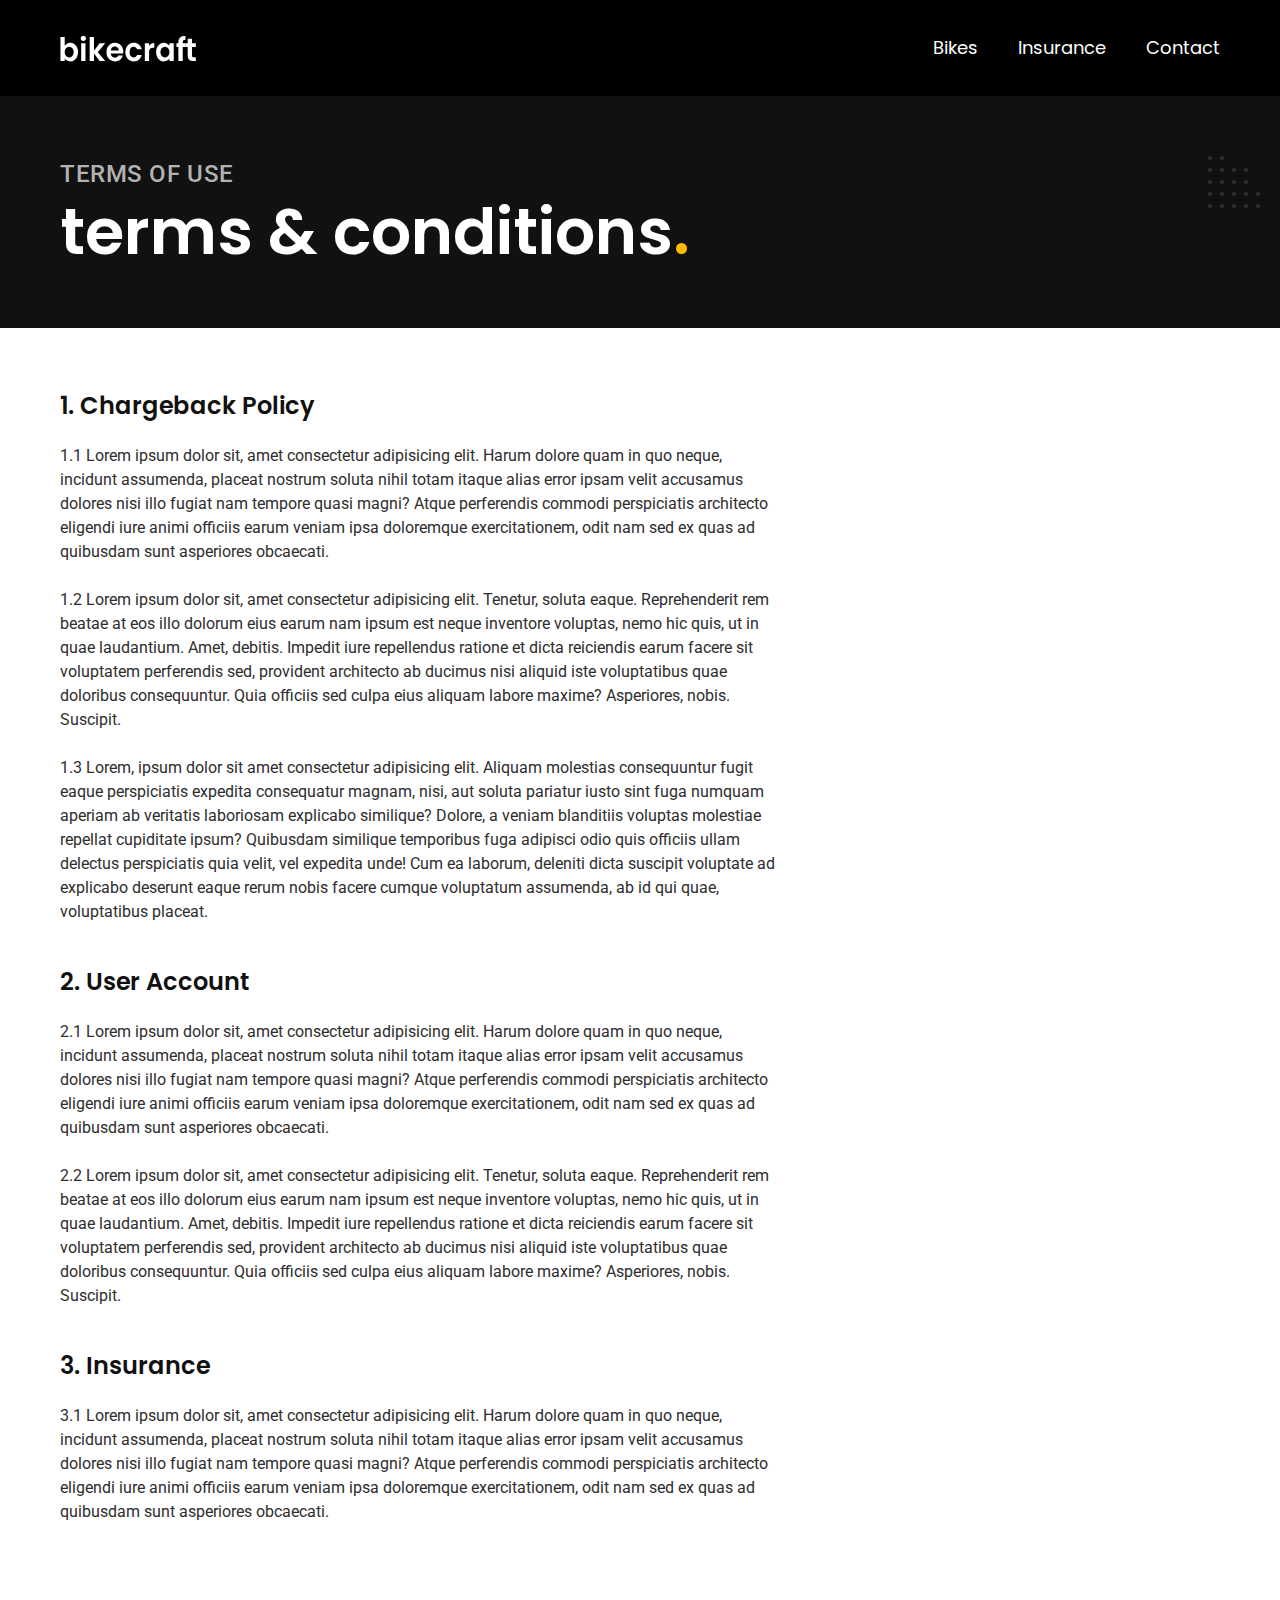
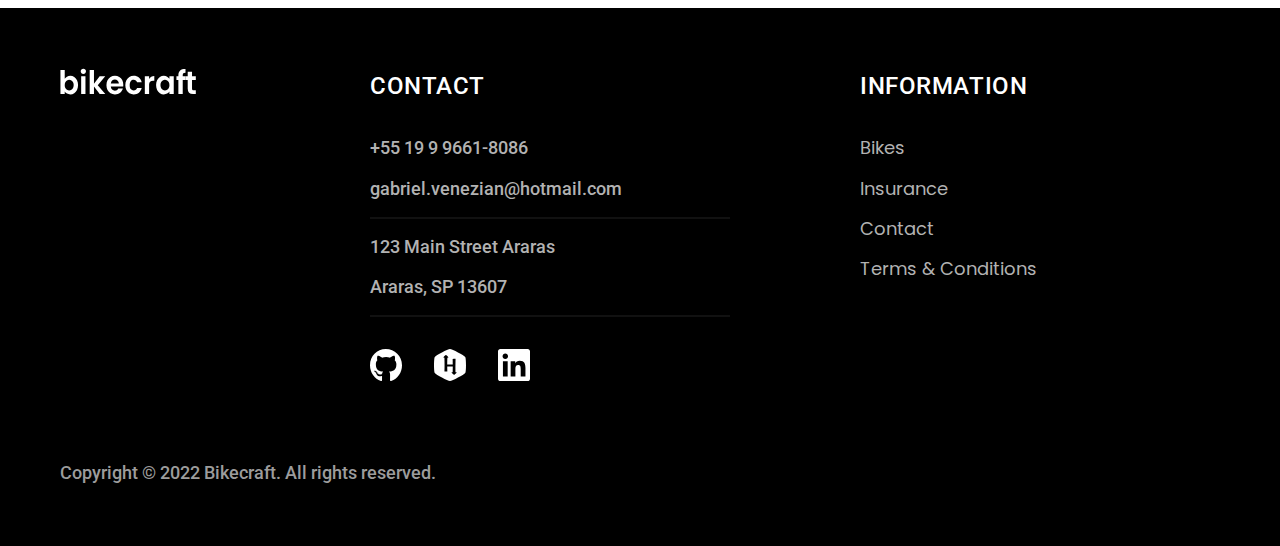
<file: terms.html>
<!DOCTYPE html>
<html lang="en">

<head>
  <meta charset="UTF-8">
  <meta http-equiv="X-UA-Compatible" content="IE=edge">
  <meta name="viewport" content="width=device-width, initial-scale=1.0">

  <title>Terms & Conditions | Bikecraft</title>
  <meta name="description" content="Terms and conditions of bikecraft products and services.">

  <link rel="icon" href="./favicon.svg" type="image/svg+xml">
  <link rel="preload" href="./styles/style.css" as="style">
  <link rel="stylesheet" href="./styles/style.css">

  <script>document.documentElement.classList.add('js');</script>

  <link rel="preconnect" href="https://fonts.googleapis.com">
  <link rel="preconnect" href="https://fonts.gstatic.com" crossorigin>
  <link href="https://fonts.googleapis.com/css2?family=Merriweather:ital,wght@1,900&family=Poppins:wght@400;600&family=Roboto:wght@400;500&display=swap" rel="stylesheet">
</head>

<body id="terms">
  <header class="header-bg">
    <div class="header container">
      <a href="./"><img src="./images/logo/bikecraft.svg" width="136" height="32" alt="Bikecraft"></a>
      <nav aria-label="primary">
        <ul class="header-menu font-1-m clr-0">
          <li><a href="./bikes.html">Bikes</a></li>
          <li><a href="./insurance.html">Insurance</a></li>
          <li><a href="./contact.html">Contact</a></li>
        </ul>
      </nav>
    </div>
  </header>

  <main>
    <div class="title-bg">
      <div class="title container">
        <p class="font-2-l-b clr-5">Terms of Use</p>
        <h1 class="font-1-xxl clr-0">terms & conditions<span class="clr-p1">.</span></h1>
      </div>
    </div>
    <div class="terms font-2-s clr-10 container">
      <h2 class="font-1-l-b clr-11">1. Chargeback Policy</h2>
      <p>1.1 Lorem ipsum dolor sit, amet consectetur adipisicing elit. Harum dolore quam in quo neque, incidunt assumenda, placeat nostrum soluta nihil totam itaque alias error ipsam velit accusamus dolores nisi illo fugiat nam tempore quasi magni? Atque perferendis commodi perspiciatis architecto eligendi iure animi officiis earum veniam ipsa doloremque exercitationem, odit nam sed ex quas ad quibusdam sunt asperiores obcaecati.</p>
      <p>1.2 Lorem ipsum dolor sit, amet consectetur adipisicing elit. Tenetur, soluta eaque. Reprehenderit rem beatae at eos illo dolorum eius earum nam ipsum est neque inventore voluptas, nemo hic quis, ut in quae laudantium. Amet, debitis. Impedit iure repellendus ratione et dicta reiciendis earum facere sit voluptatem perferendis sed, provident architecto ab ducimus nisi aliquid iste voluptatibus quae doloribus consequuntur. Quia officiis sed culpa eius aliquam labore maxime? Asperiores, nobis. Suscipit.</p>
      <p>1.3 Lorem, ipsum dolor sit amet consectetur adipisicing elit. Aliquam molestias consequuntur fugit eaque perspiciatis expedita consequatur magnam, nisi, aut soluta pariatur iusto sint fuga numquam aperiam ab veritatis laboriosam explicabo similique? Dolore, a veniam blanditiis voluptas molestiae repellat cupiditate ipsum? Quibusdam similique temporibus fuga adipisci odio quis officiis ullam delectus perspiciatis quia velit, vel expedita unde! Cum ea laborum, deleniti dicta suscipit voluptate ad explicabo deserunt eaque rerum nobis facere cumque voluptatum assumenda, ab id qui quae, voluptatibus placeat.</p>
      <h2 class="font-1-l-b clr-11">2. User Account</h2>
      <p>2.1 Lorem ipsum dolor sit, amet consectetur adipisicing elit. Harum dolore quam in quo neque, incidunt assumenda, placeat nostrum soluta nihil totam itaque alias error ipsam velit accusamus dolores nisi illo fugiat nam tempore quasi magni? Atque perferendis commodi perspiciatis architecto eligendi iure animi officiis earum veniam ipsa doloremque exercitationem, odit nam sed ex quas ad quibusdam sunt asperiores obcaecati.</p>
      <p>2.2 Lorem ipsum dolor sit, amet consectetur adipisicing elit. Tenetur, soluta eaque. Reprehenderit rem beatae at eos illo dolorum eius earum nam ipsum est neque inventore voluptas, nemo hic quis, ut in quae laudantium. Amet, debitis. Impedit iure repellendus ratione et dicta reiciendis earum facere sit voluptatem perferendis sed, provident architecto ab ducimus nisi aliquid iste voluptatibus quae doloribus consequuntur. Quia officiis sed culpa eius aliquam labore maxime? Asperiores, nobis. Suscipit.</p>
      <h2 class="font-1-l-b clr-11">3. Insurance</h2>
      <p>3.1 Lorem ipsum dolor sit, amet consectetur adipisicing elit. Harum dolore quam in quo neque, incidunt assumenda, placeat nostrum soluta nihil totam itaque alias error ipsam velit accusamus dolores nisi illo fugiat nam tempore quasi magni? Atque perferendis commodi perspiciatis architecto eligendi iure animi officiis earum veniam ipsa doloremque exercitationem, odit nam sed ex quas ad quibusdam sunt asperiores obcaecati.</p>
    </div>
  </main>

  <footer class="footer-bg">
    <div class="footer container">
      <img src="./images/logo/bikecraft.svg" width="136" height="32" alt="Bikecraft">
      <div class="footer-contact">
        <h3 class="font-2-l-b clr-0">Contact</h3>
        <ul class="font-2-m clr-5">
          <li><a href="tel:+5502119996618086">+55 19 9 9661-8086</a></li>
          <li><a href="mailto:gabriel.venezian@hotmail.com">gabriel.venezian@hotmail.com</a></li>
          <li>123 Main Street Araras</li>
          <li>Araras, SP 13607</li>
        </ul>
        <div class="footer-network">
          <a href="https://github.com/gabriel-venezian/">
            <img src="./images/networks/github.svg" onmouseover="this.src='./images/networks/github-p.svg'" onmouseout="this.src='./images/networks/github.svg'" alt="GitHub">
          </a>
          <a href="https://www.hackerrank.com/gabriel_venezian/">
            <img src="./images/networks/hackerrank.svg" onmouseover="this.src='./images/networks/hackerrank-p.svg'" onmouseout="this.src='./images/networks/hackerrank.svg'" alt="HackerRank">
          </a>
          <a href="https://www.linkedin.com/in/gabriel-venezian/">
            <img src="./images/networks/linkedin.svg" onmouseover="this.src='./images/networks/linkedin-p.svg'" onmouseout="this.src='./images/networks/linkedin.svg'" alt="LinkedIn">
          </a>
        </div>
      </div>
      <div class="footer-information">
        <h3 class="font-2-l-b clr-0">Information</h3>
        <nav>
          <ul class="font-1-m clr-5">
            <li><a href="./bikes.html">Bikes</a></li>
            <li><a href="./insurance.html">Insurance</a></li>
            <li><a href="./contact.html">Contact</a></li>
            <li><a href="./terms.html">Terms & Conditions</a></li>
          </ul>
        </nav>
      </div>
      <p class="footer-copy font-2-m clr-6">Copyright © 2022 Bikecraft. All rights reserved.</p>
    </div>
  </footer>

  <script type="text/javascript" src="./scripts/script.js"></script>
</body>

</html>
</file>
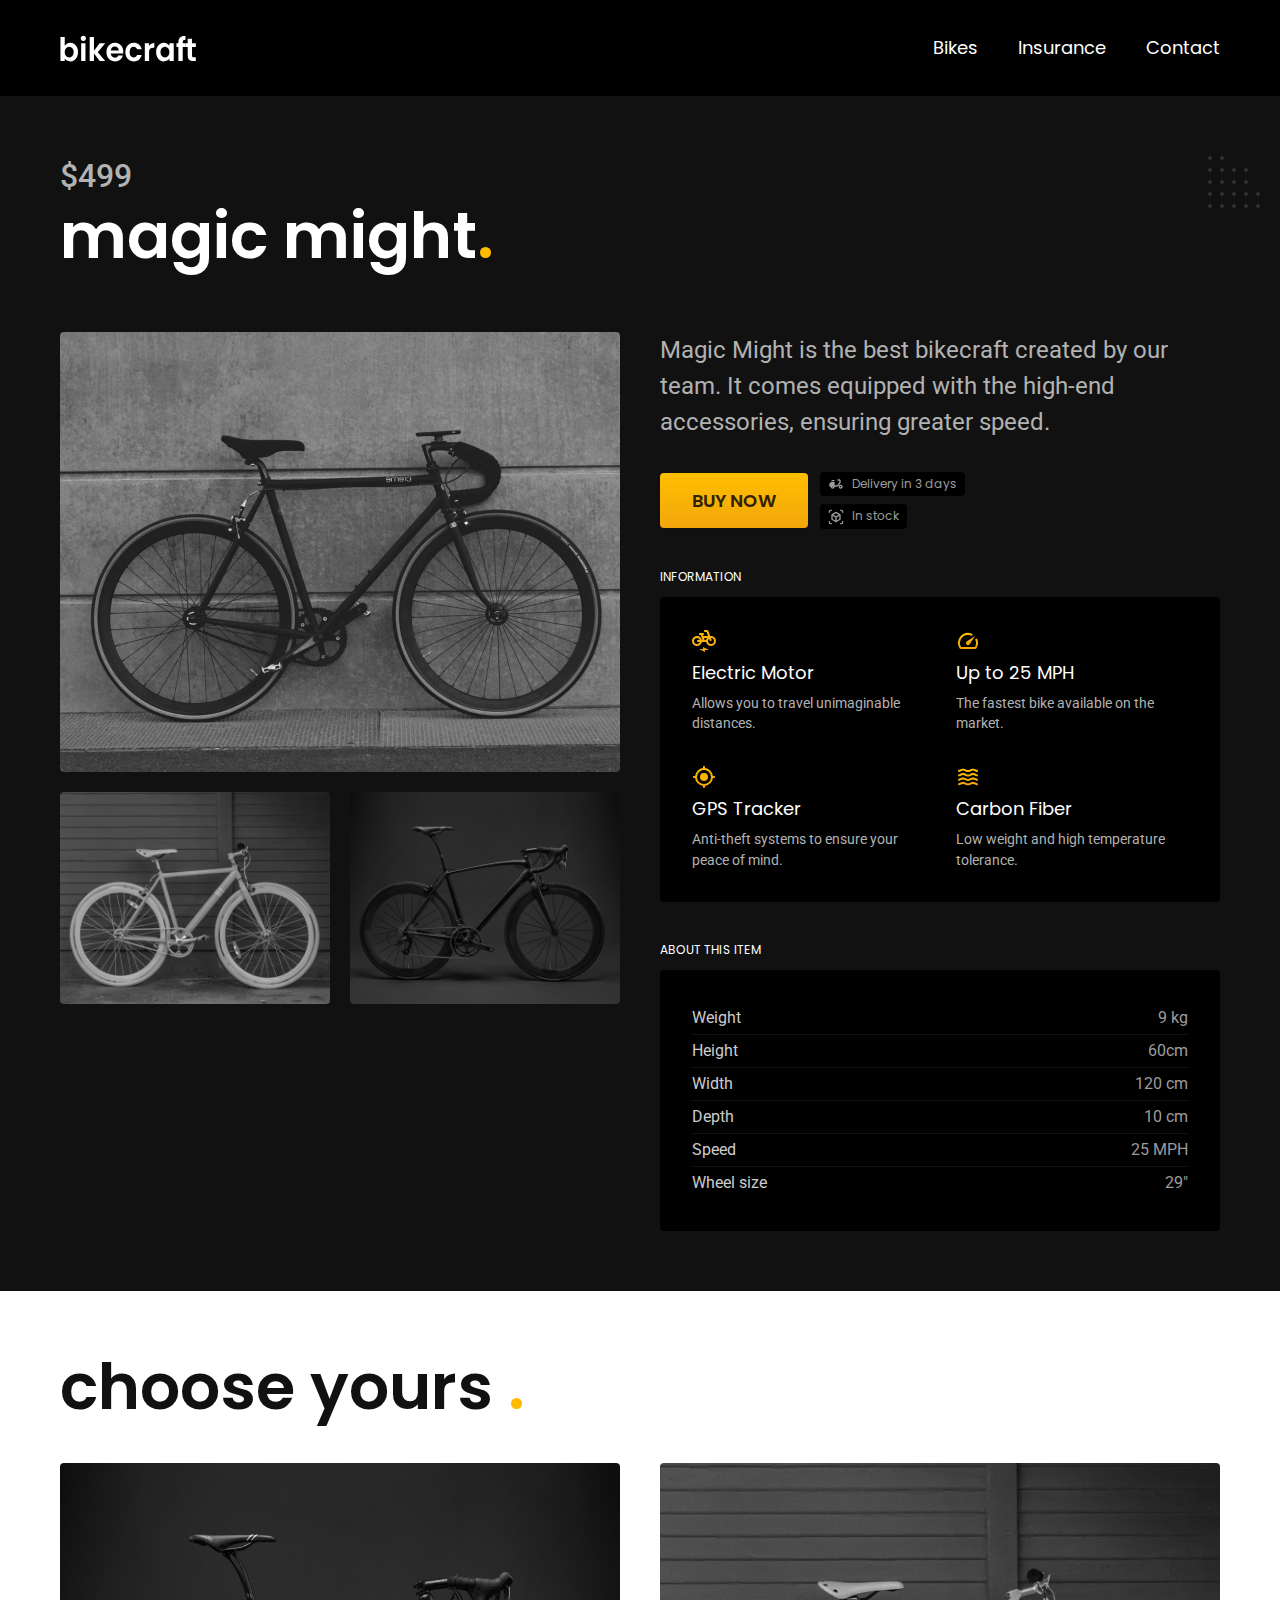
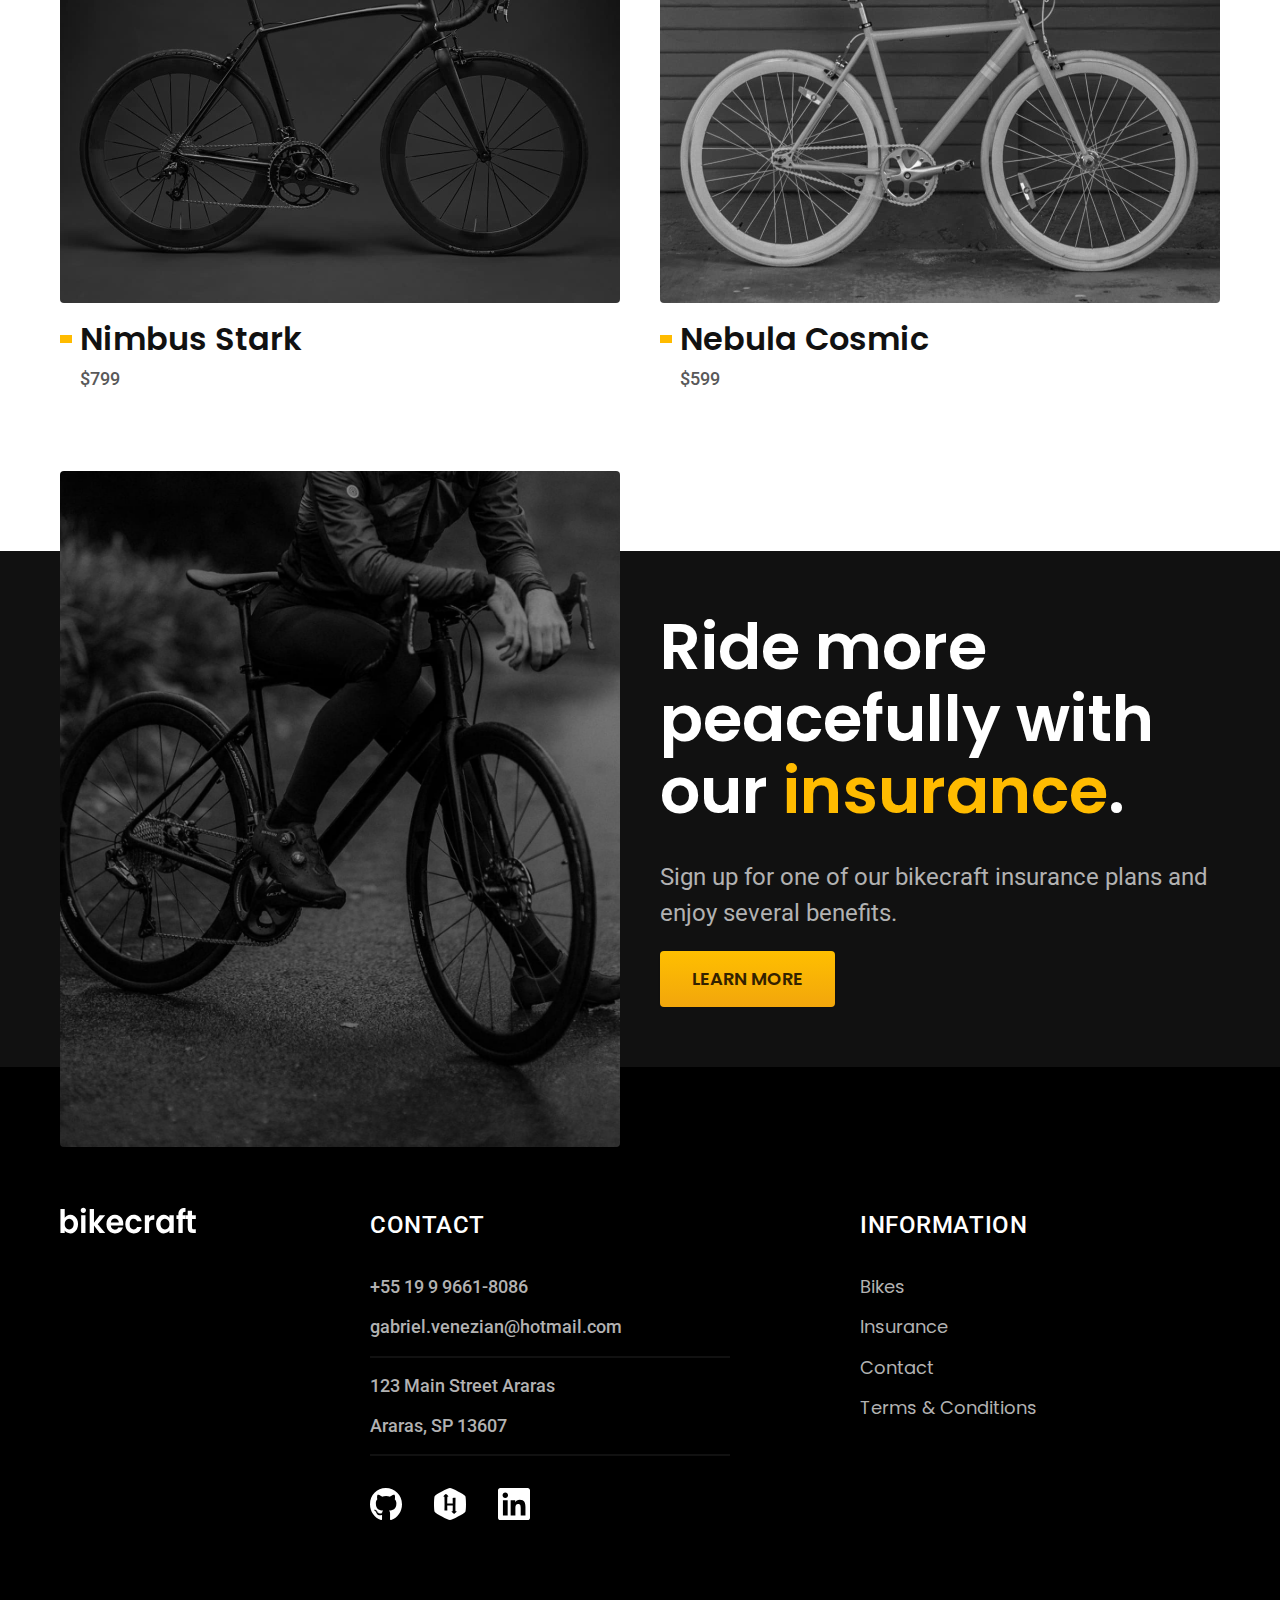
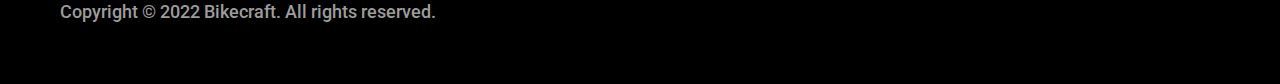
<file: bikes/magic.html>
<!DOCTYPE html>
<html lang="en">

<head>
  <meta charset="UTF-8">
  <meta http-equiv="X-UA-Compatible" content="IE=edge">
  <meta name="viewport" content="width=device-width, initial-scale=1.0">

  <title>Magic Might | Bikecraft</title>
  <meta name="description" content="Terms and conditions of bikecraft products and services.">

  <link rel="icon" href="../favicon.svg" type="image/svg+xml">
  <link rel="preload" href="../styles/style.css" as="style">
  <link rel="stylesheet" href="../styles/style.css">

  <script>document.documentElement.classList.add('js');</script>

  <link rel="preconnect" href="https://fonts.googleapis.com">
  <link rel="preconnect" href="https://fonts.gstatic.com" crossorigin>
  <link href="https://fonts.googleapis.com/css2?family=Merriweather:ital,wght@1,900&family=Poppins:wght@400;600&family=Roboto:wght@400;500&display=swap" rel="stylesheet">
</head>

<body id="bike">
  <header class="header-bg">
    <div class="header container">
      <a href="/"><img src="../images/logo/bikecraft.svg" width="136" height="32" alt="Bikecraft"></a>
      <nav aria-label="primary">
        <ul class="header-menu font-1-m clr-0">
          <li><a href="../bikes.html">Bikes</a></li>
          <li><a href="../insurance.html">Insurance</a></li>
          <li><a href="../contact.html">Contact</a></li>
        </ul>
      </nav>
    </div>
  </header>

  <main class="title-bg">
    <div class="title container">
      <p class="font-2-xl clr-5">$499</p>
      <h1 class="font-1-xxl clr-0">magic might<span class="clr-p1">.</span></h1>
    </div>
    <div class="bike container">
      <div class="bike-img">
        <img src="../images/bikes/magic-large.jpg" alt="">
        <img src="../images/bikes/nebula-large.jpg" alt="">
        <img src="../images/bikes/nimbus-large.jpg" alt="">
      </div>
      <div class="bike-content">
        <p class="font-2-l clr-5">Magic Might is the best bikecraft created by our team. It comes equipped with the high-end accessories, ensuring greater speed.</p>
        <div class="bike-buy">
          <a href="../budget.html?type=bikecraft&product=magic" class="btn">Buy Now</a>
          <span class="font-1-xs clr-6"><img src="../images/icons/delivery.svg" alt="">Delivery in 3 days</span>
          <span class="font-1-xs clr-6"><img src="../images/icons/stock.svg" alt="">In stock</span>
        </div>
        <h2 class="font-1-xs clr-0">Information</h2>
        <ul class="bike-information">
          <li>
            <img src="../images/icons/electric.svg" alt="">
            <h3 class="font-1-m clr-0">Electric Motor</h3>
            <p class="font-2-xs clr-5">Allows you to travel unimaginable distances.</p>
          </li>
          <li>
            <img src="../images/icons/speedometer.svg" alt="">
            <h3 class="font-1-m clr-0">Up to 25 MPH</h3>
            <p class="font-2-xs clr-5">The fastest bike available on the market.</p>
          </li>
          <li>
            <img src="../images/icons/tracker.svg" alt="">
            <h3 class="font-1-m clr-0">GPS Tracker</h3>
            <p class="font-2-xs clr-5">Anti-theft systems to ensure your peace of mind.</p>
          </li>
          <li>
            <img src="../images/icons/carbon.svg" alt="">
            <h3 class="font-1-m clr-0">Carbon Fiber</h3>
            <p class="font-2-xs clr-5">Low weight and high temperature tolerance.</p>
          </li>
        </ul>
        <h2 class="font-1-xs clr-0">About this item</h2>
        <ul class="bike-about font-2-s clr-4">
          <li>Weight <span>9 kg</span></li>
          <li>Height <span>60cm</span></li>
          <li>Width <span>120 cm</span></li>
          <li>Depth <span>10 cm</span></li>
          <li>Speed <span>25 MPH</span></li>
          <li>Wheel size <span>29"</span></li>
        </ul>
      </div>
    </div>
  </main>

  <article class="bikes-list container">
    <h2 class="font-1-xxl">choose yours <span class="clr-p1">.</span></h2>
    <ul>
      <li>
        <a href="./nimbus.html">
          <img src="../images/bikes/nimbus-large.jpg" alt="Black electric bike">
          <h3 class="font-1-xl">Nimbus Stark</h3>
          <span class="font-2-m clr-8">$799</span>
        </a>
      </li>
      <li>
        <a href="./nebula.html">
          <img src="../images/bikes/nebula-large.jpg" alt="Black electric bike">
          <h3 class="font-1-xl">Nebula Cosmic</h3>
          <span class="font-2-m clr-8">$599</span>
        </a>
      </li>
  </article>

  <article class="bike-insurance-bg">
    <div class="bike-insurance container">
      <div class="bike-insurance-img">
        <img src="../images/photos/insurance.jpg" alt="Person standing on a bicycle">
      </div>
      <div class="bike-insurance-content">
        <h2 class="font-1-xxl clr-0">Ride more peacefully with our <span class="clr-p1">insurance</span>.</h2>
        <p class="font-2-l clr-5">Sign up for one of our bikecraft insurance plans and enjoy several benefits.</p>
        <a class="btn" href="../insurance.html">Learn More</a>
      </div>
    </div>
  </article>

  <footer class="footer-bg">
    <div class="footer container">
      <img src="../images/logo/bikecraft.svg" width="136" height="32" alt="Bikecraft">
      <div class="footer-contact">
        <h3 class="font-2-l-b clr-0">Contact</h3>
        <ul class="font-2-m clr-5">
          <li><a href="tel:+5502119996618086">+55 19 9 9661-8086</a></li>
          <li><a href="mailto:gabriel.venezian@hotmail.com">gabriel.venezian@hotmail.com</a></li>
          <li>123 Main Street Araras</li>
          <li>Araras, SP 13607</li>
        </ul>
        <div class="footer-network">
          <a href="https://github.com/gabriel-venezian/">
            <img src="../images/networks/github.svg" onmouseover="this.src='../images/networks/github-p.svg'" onmouseout="this.src='../images/networks/github.svg'" alt="GitHub">
          </a>
          <a href="https://www.hackerrank.com/gabriel_venezian/">
            <img src="../images/networks/hackerrank.svg" onmouseover="this.src='../images/networks/hackerrank-p.svg'" onmouseout="this.src='../images/networks/hackerrank.svg'" alt="HackerRank">
          </a>
          <a href="https://www.linkedin.com/in/gabriel-venezian/">
            <img src="../images/networks/linkedin.svg" onmouseover="this.src='../images/networks/linkedin-p.svg'" onmouseout="this.src='../images/networks/linkedin.svg'" alt="LinkedIn">
          </a>
        </div>
      </div>
      <div class="footer-information">
        <h3 class="font-2-l-b clr-0">Information</h3>
        <nav>
          <ul class="font-1-m clr-5">
            <li><a href="../bikes.html">Bikes</a></li>
            <li><a href="../insurance.html">Insurance</a></li>
            <li><a href="../contact.html">Contact</a></li>
            <li><a href="../terms.html">Terms & Conditions</a></li>
          </ul>
        </nav>
      </div>
      <p class="footer-copy font-2-m clr-6">Copyright © 2022 Bikecraft. All rights reserved.</p>
    </div>
  </footer>

  <script type="text/javascript" src="../scripts/script.js"></script>
</body>

</html>
</file>
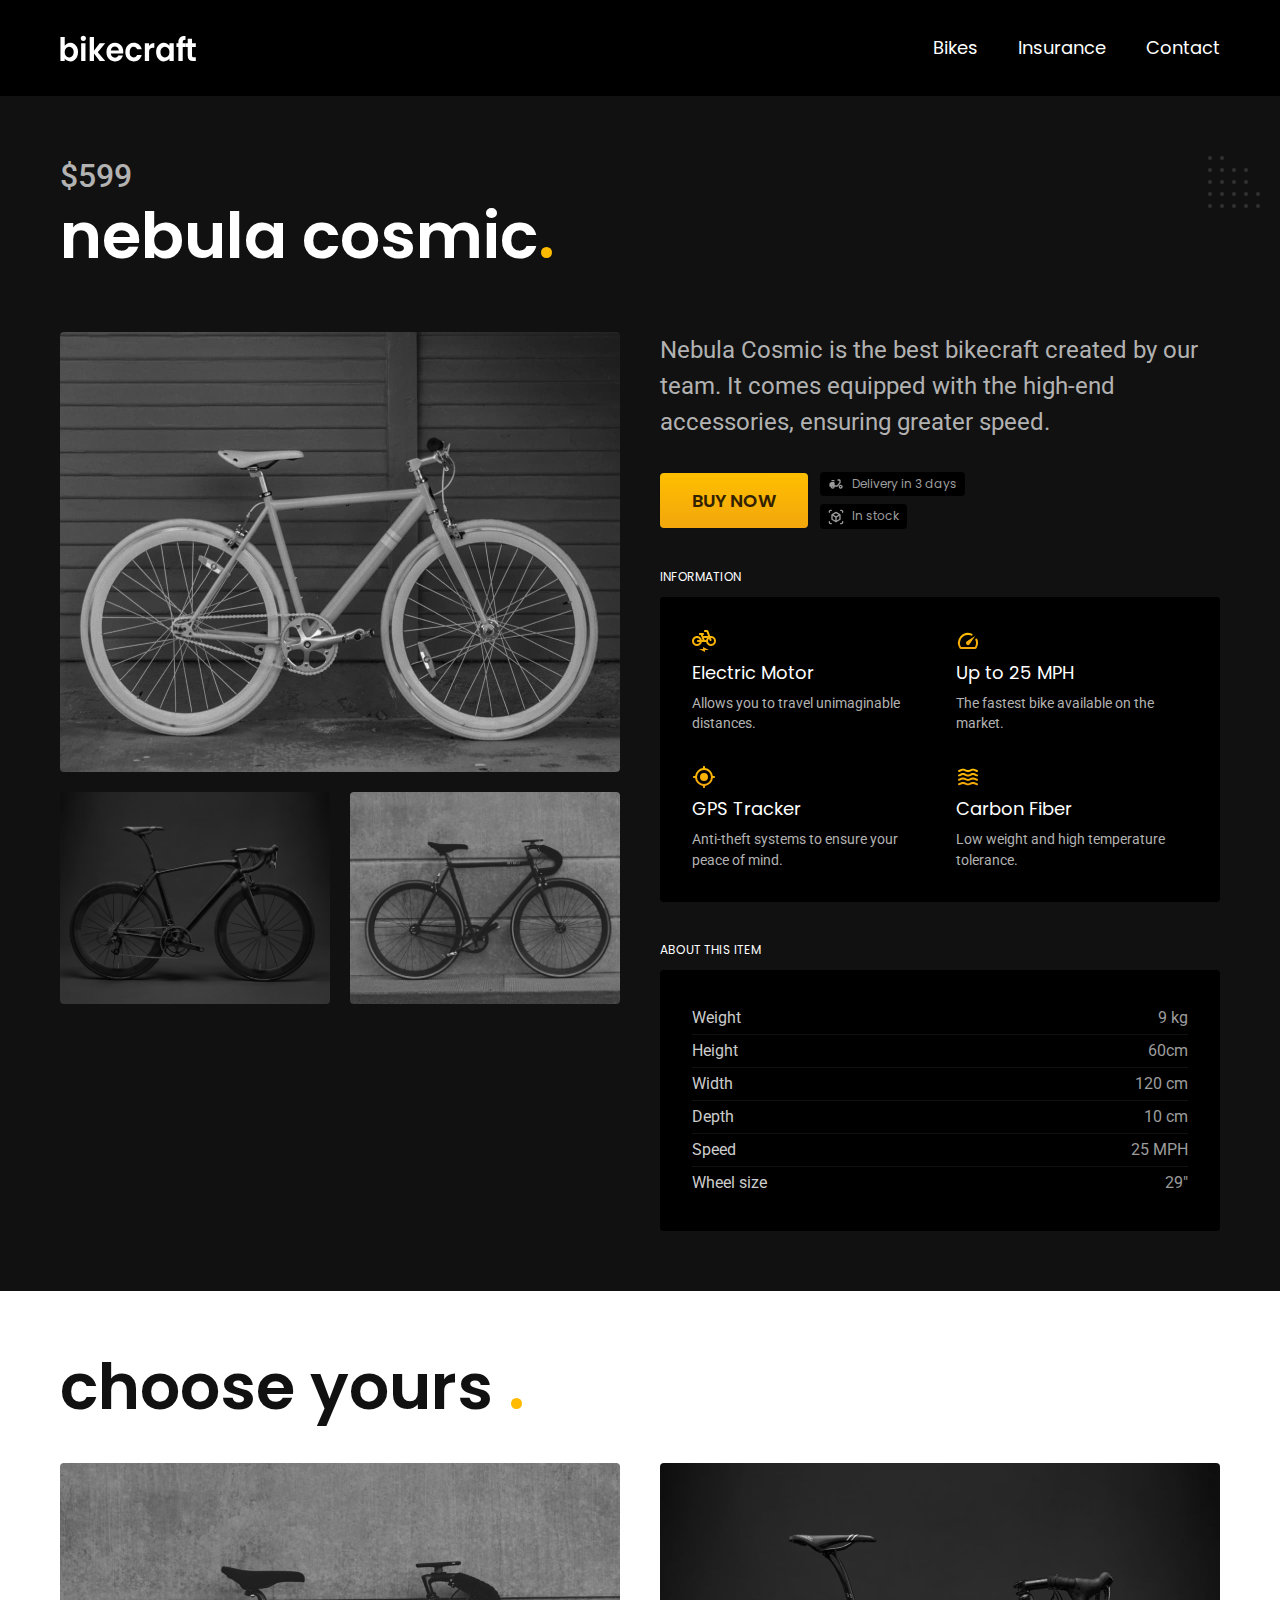
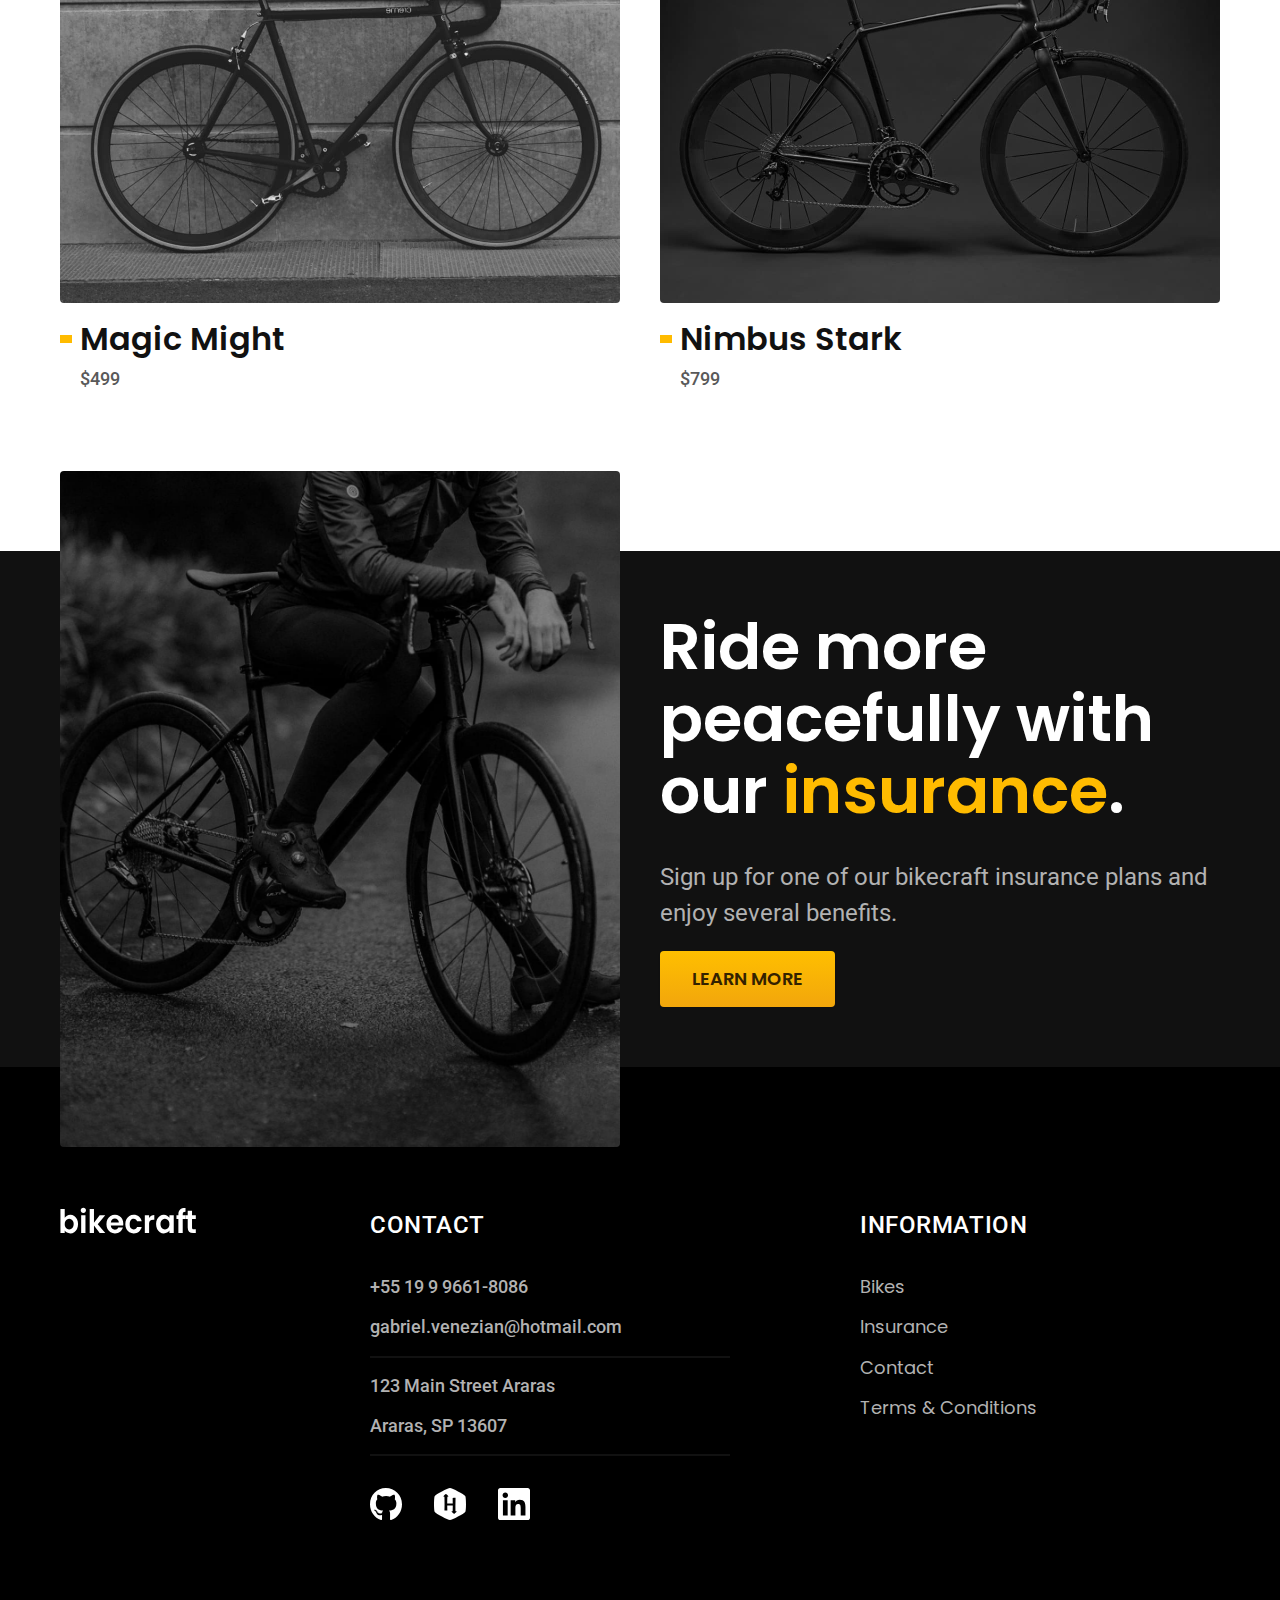
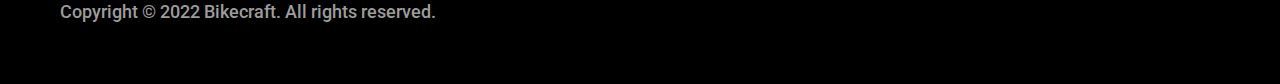
<file: bikes/nebula.html>
<!DOCTYPE html>
<html lang="en">

<head>
  <meta charset="UTF-8">
  <meta http-equiv="X-UA-Compatible" content="IE=edge">
  <meta name="viewport" content="width=device-width, initial-scale=1.0">

  <title>Nebula Cosmic | Bikecraft</title>
  <meta name="description" content="Terms and conditions of bikecraft products and services.">

  <link rel="icon" href="../favicon.svg" type="image/svg+xml">
  <link rel="preload" href="../styles/style.css" as="style">
  <link rel="stylesheet" href="../styles/style.css">

  <script>document.documentElement.classList.add('js');</script>

  <link rel="preconnect" href="https://fonts.googleapis.com">
  <link rel="preconnect" href="https://fonts.gstatic.com" crossorigin>
  <link href="https://fonts.googleapis.com/css2?family=Merriweather:ital,wght@1,900&family=Poppins:wght@400;600&family=Roboto:wght@400;500&display=swap" rel="stylesheet">
</head>

<body id="bike">
  <header class="header-bg">
    <div class="header container">
      <a href="/"><img src="../images/logo/bikecraft.svg" width="136" height="32" alt="Bikecraft"></a>
      <nav aria-label="primary">
        <ul class="header-menu font-1-m clr-0">
          <li><a href="../bikes.html">Bikes</a></li>
          <li><a href="../insurance.html">Insurance</a></li>
          <li><a href="../contact.html">Contact</a></li>
        </ul>
      </nav>
    </div>
  </header>

  <main class="title-bg">
    <div class="title container">
      <p class="font-2-xl clr-5">$599</p>
      <h1 class="font-1-xxl clr-0">nebula cosmic<span class="clr-p1">.</span></h1>
    </div>
    <div class="bike container">
      <div class="bike-img">
        <img src="../images/bikes/nebula-large.jpg" alt="">
        <img src="../images/bikes/nimbus-large.jpg" alt="">
        <img src="../images/bikes/magic-large.jpg" alt="">
      </div>
      <div class="bike-content">
        <p class="font-2-l clr-5">Nebula Cosmic is the best bikecraft created by our team. It comes equipped with the high-end accessories, ensuring greater speed.</p>
        <div class="bike-buy">
          <a href="../budget.html?type=bikecraft&product=nebula" class="btn">Buy Now</a>
          <span class="font-1-xs clr-6"><img src="../images/icons/delivery.svg" alt="">Delivery in 3 days</span>
          <span class="font-1-xs clr-6"><img src="../images/icons/stock.svg" alt="">In stock</span>
        </div>
        <h2 class="font-1-xs clr-0">Information</h2>
        <ul class="bike-information">
          <li>
            <img src="../images/icons/electric.svg" alt="">
            <h3 class="font-1-m clr-0">Electric Motor</h3>
            <p class="font-2-xs clr-5">Allows you to travel unimaginable distances.</p>
          </li>
          <li>
            <img src="../images/icons/speedometer.svg" alt="">
            <h3 class="font-1-m clr-0">Up to 25 MPH</h3>
            <p class="font-2-xs clr-5">The fastest bike available on the market.</p>
          </li>
          <li>
            <img src="../images/icons/tracker.svg" alt="">
            <h3 class="font-1-m clr-0">GPS Tracker</h3>
            <p class="font-2-xs clr-5">Anti-theft systems to ensure your peace of mind.</p>
          </li>
          <li>
            <img src="../images/icons/carbon.svg" alt="">
            <h3 class="font-1-m clr-0">Carbon Fiber</h3>
            <p class="font-2-xs clr-5">Low weight and high temperature tolerance.</p>
          </li>
        </ul>
        <h2 class="font-1-xs clr-0">About this item</h2>
        <ul class="bike-about font-2-s clr-4">
          <li>Weight <span>9 kg</span></li>
          <li>Height <span>60cm</span></li>
          <li>Width <span>120 cm</span></li>
          <li>Depth <span>10 cm</span></li>
          <li>Speed <span>25 MPH</span></li>
          <li>Wheel size <span>29"</span></li>
        </ul>
      </div>
    </div>
  </main>

  <article class="bikes-list container">
    <h2 class="font-1-xxl">choose yours <span class="clr-p1">.</span></h2>
    <ul>
      <li>
        <a href="./magic.html">
          <img src="../images/bikes/magic-large.jpg" alt="Black electric bike">
          <h3 class="font-1-xl">Magic Might</h3>
          <span class="font-2-m clr-8">$499</span>
        </a>
      </li>
      <li>
        <a href="./nimbus.html">
          <img src="../images/bikes/nimbus-large.jpg" alt="Black electric bike">
          <h3 class="font-1-xl">Nimbus Stark</h3>
          <span class="font-2-m clr-8">$799</span>
        </a>
      </li>
  </article>

  <article class="bike-insurance-bg">
    <div class="bike-insurance container">
      <div class="bike-insurance-img">
        <img src="../images/photos/insurance.jpg" alt="Person standing on a bicycle">
      </div>
      <div class="bike-insurance-content">
        <h2 class="font-1-xxl clr-0">Ride more peacefully with our <span class="clr-p1">insurance</span>.</h2>
        <p class="font-2-l clr-5">Sign up for one of our bikecraft insurance plans and enjoy several benefits.</p>
        <a class="btn" href="../insurance.html">Learn More</a>
      </div>
    </div>
  </article>

  <footer class="footer-bg">
    <div class="footer container">
      <img src="../images/logo/bikecraft.svg" width="136" height="32" alt="Bikecraft">
      <div class="footer-contact">
        <h3 class="font-2-l-b clr-0">Contact</h3>
        <ul class="font-2-m clr-5">
          <li><a href="tel:+5502119996618086">+55 19 9 9661-8086</a></li>
          <li><a href="mailto:gabriel.venezian@hotmail.com">gabriel.venezian@hotmail.com</a></li>
          <li>123 Main Street Araras</li>
          <li>Araras, SP 13607</li>
        </ul>
        <div class="footer-network">
          <a href="https://github.com/gabriel-venezian/">
            <img src="../images/networks/github.svg" onmouseover="this.src='../images/networks/github-p.svg'" onmouseout="this.src='../images/networks/github.svg'" alt="GitHub">
          </a>
          <a href="https://www.hackerrank.com/gabriel_venezian/">
            <img src="../images/networks/hackerrank.svg" onmouseover="this.src='../images/networks/hackerrank-p.svg'" onmouseout="this.src='../images/networks/hackerrank.svg'" alt="HackerRank">
          </a>
          <a href="https://www.linkedin.com/in/gabriel-venezian/">
            <img src="../images/networks/linkedin.svg" onmouseover="this.src='../images/networks/linkedin-p.svg'" onmouseout="this.src='../images/networks/linkedin.svg'" alt="LinkedIn">
          </a>
        </div>
      </div>
      <div class="footer-information">
        <h3 class="font-2-l-b clr-0">Information</h3>
        <nav>
          <ul class="font-1-m clr-5">
            <li><a href="../bikes.html">Bikes</a></li>
            <li><a href="../insurance.html">Insurance</a></li>
            <li><a href="../contact.html">Contact</a></li>
            <li><a href="../terms.html">Terms & Conditions</a></li>
          </ul>
        </nav>
      </div>
      <p class="footer-copy font-2-m clr-6">Copyright © 2022 Bikecraft. All rights reserved.</p>
    </div>
  </footer>

  <script type="text/javascript" src="../scripts/script.js"></script>
</body>

</html>
</file>
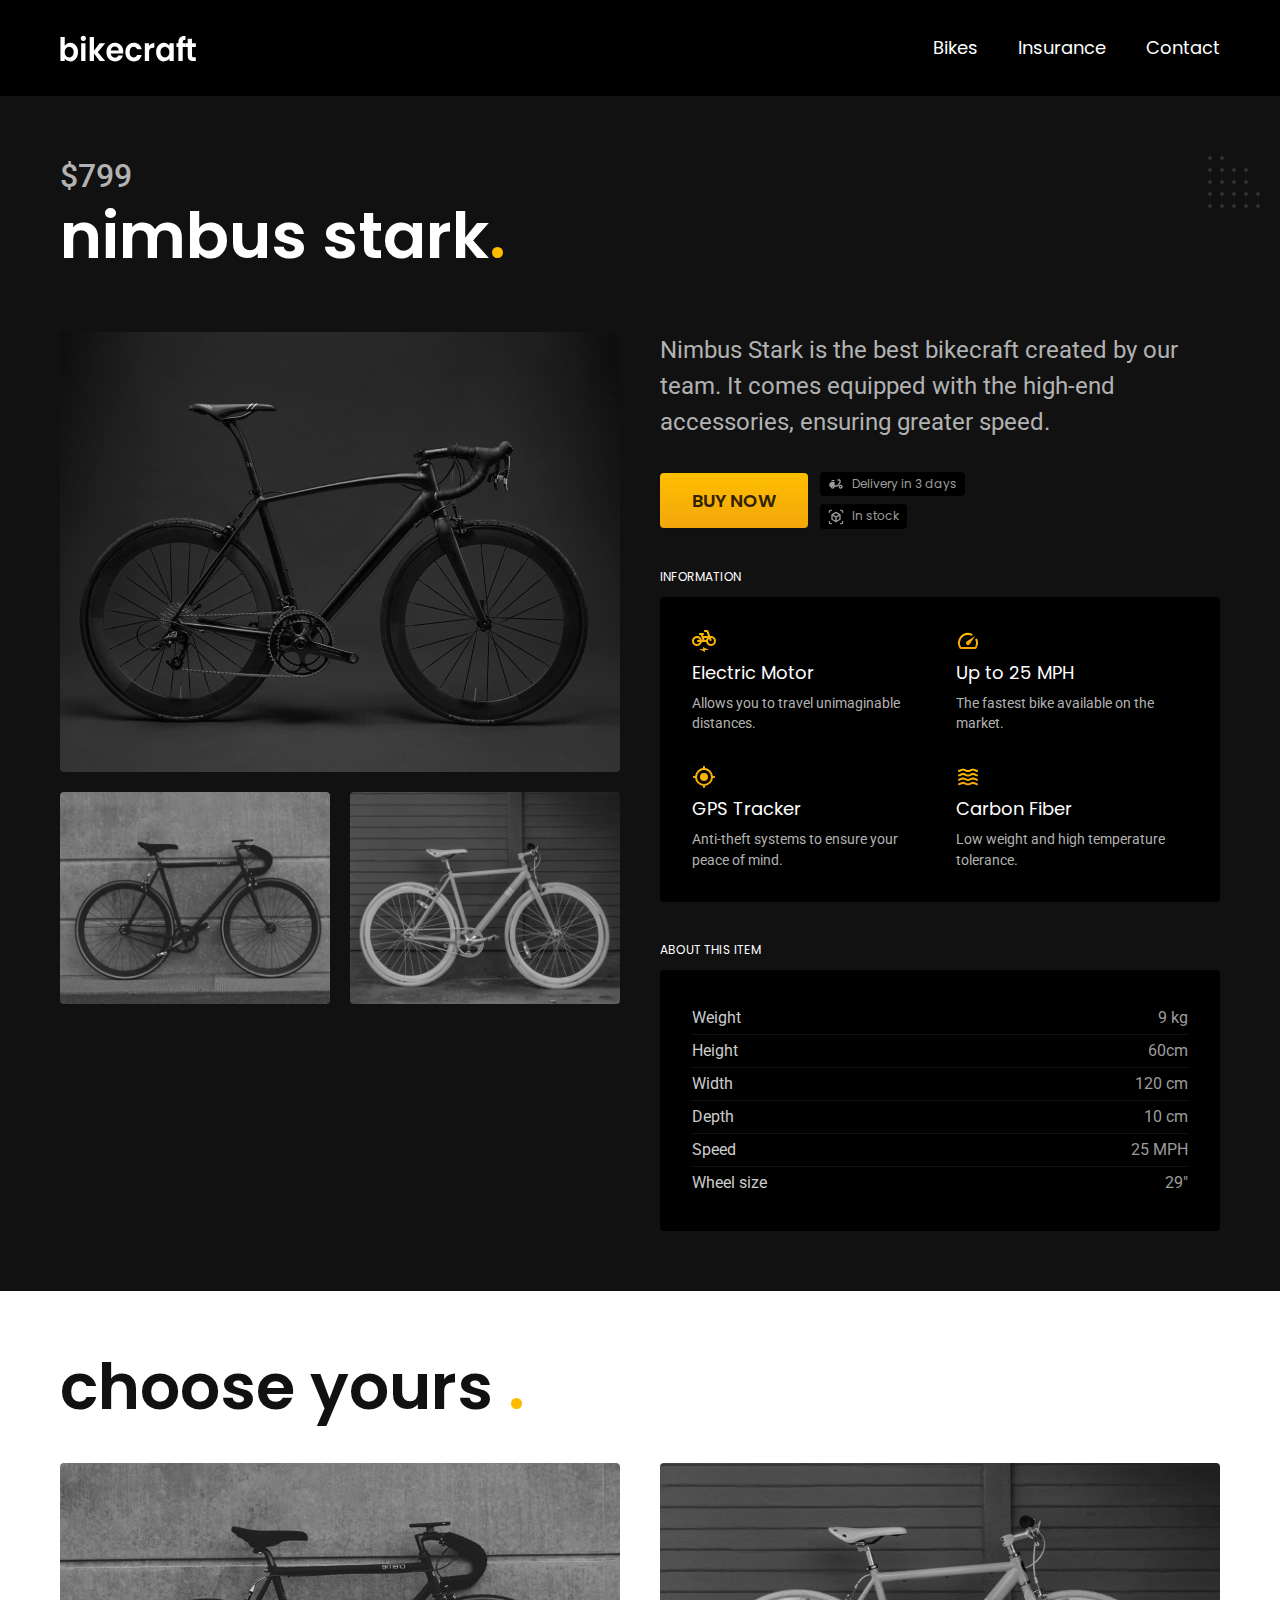
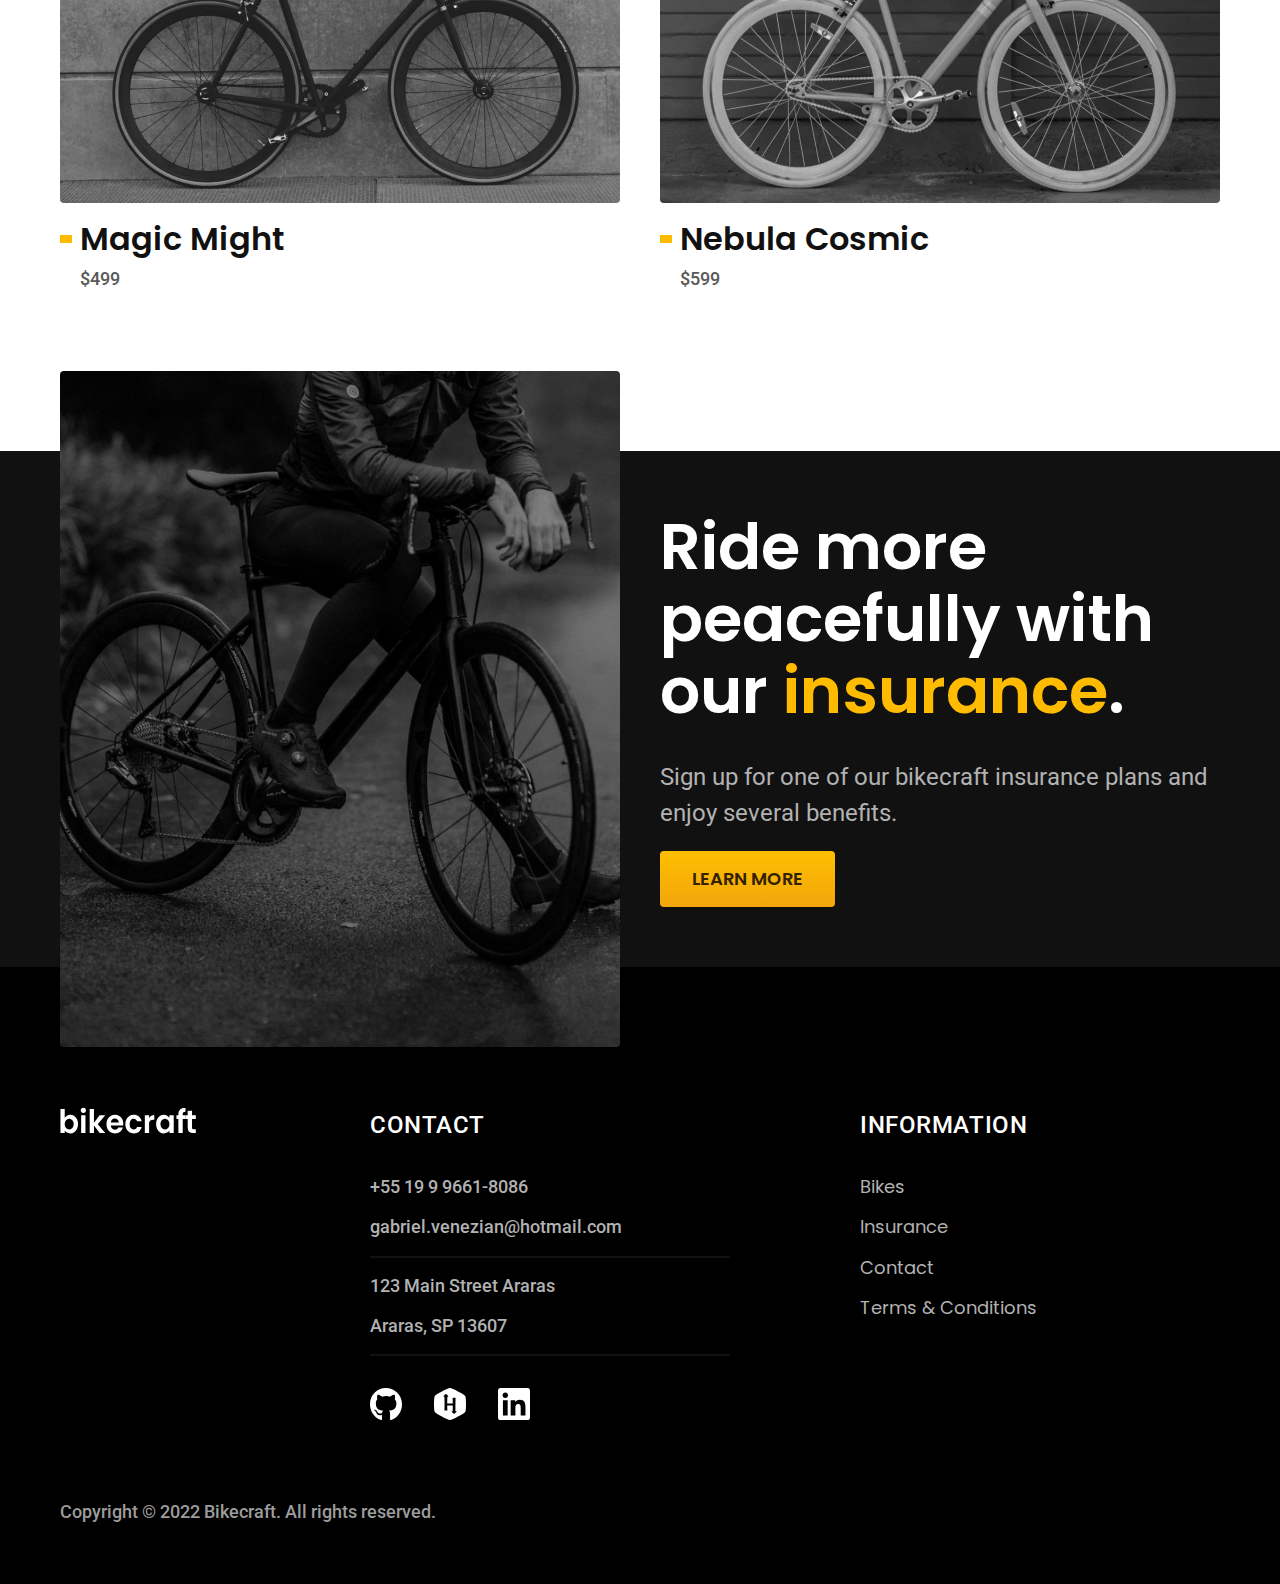
<file: bikes/nimbus.html>
<!DOCTYPE html>
<html lang="en">

<head>
  <meta charset="UTF-8">
  <meta http-equiv="X-UA-Compatible" content="IE=edge">
  <meta name="viewport" content="width=device-width, initial-scale=1.0">

  <title>Nimbus Stark | Bikecraft</title>
  <meta name="description" content="Terms and conditions of bikecraft products and services.">

  <link rel="icon" href="../favicon.svg" type="image/svg+xml">
  <link rel="preload" href="../styles/style.css" as="style">
  <link rel="stylesheet" href="../styles/style.css">

  <script>document.documentElement.classList.add('js');</script>

  <link rel="preconnect" href="https://fonts.googleapis.com">
  <link rel="preconnect" href="https://fonts.gstatic.com" crossorigin>
  <link href="https://fonts.googleapis.com/css2?family=Merriweather:ital,wght@1,900&family=Poppins:wght@400;600&family=Roboto:wght@400;500&display=swap" rel="stylesheet">
</head>

<body id="bike">
  <header class="header-bg">
    <div class="header container">
      <a href="/"><img src="../images/logo/bikecraft.svg" width="136" height="32" alt="Bikecraft"></a>
      <nav aria-label="primary">
        <ul class="header-menu font-1-m clr-0">
          <li><a href="../bikes.html">Bikes</a></li>
          <li><a href="../insurance.html">Insurance</a></li>
          <li><a href="../contact.html">Contact</a></li>
        </ul>
      </nav>
    </div>
  </header>

  <main class="title-bg">
    <div class="title container">
      <p class="font-2-xl clr-5">$799</p>
      <h1 class="font-1-xxl clr-0">nimbus stark<span class="clr-p1">.</span></h1>
    </div>
    <div class="bike container">
      <div class="bike-img">
        <img src="../images/bikes/nimbus-large.jpg" alt="">
        <img src="../images/bikes/magic-large.jpg" alt="">
        <img src="../images/bikes/nebula-large.jpg" alt="">
      </div>
      <div class="bike-content">
        <p class="font-2-l clr-5">Nimbus Stark is the best bikecraft created by our team. It comes equipped with the high-end accessories, ensuring greater speed.</p>
        <div class="bike-buy">
          <a href="../budget.html?type=bikecraft&product=nimbus" class="btn">Buy Now</a>
          <span class="font-1-xs clr-6"><img src="../images/icons/delivery.svg" alt="">Delivery in 3 days</span>
          <span class="font-1-xs clr-6"><img src="../images/icons/stock.svg" alt="">In stock</span>
        </div>
        <h2 class="font-1-xs clr-0">Information</h2>
        <ul class="bike-information">
          <li>
            <img src="../images/icons/electric.svg" alt="">
            <h3 class="font-1-m clr-0">Electric Motor</h3>
            <p class="font-2-xs clr-5">Allows you to travel unimaginable distances.</p>
          </li>
          <li>
            <img src="../images/icons/speedometer.svg" alt="">
            <h3 class="font-1-m clr-0">Up to 25 MPH</h3>
            <p class="font-2-xs clr-5">The fastest bike available on the market.</p>
          </li>
          <li>
            <img src="../images/icons/tracker.svg" alt="">
            <h3 class="font-1-m clr-0">GPS Tracker</h3>
            <p class="font-2-xs clr-5">Anti-theft systems to ensure your peace of mind.</p>
          </li>
          <li>
            <img src="../images/icons/carbon.svg" alt="">
            <h3 class="font-1-m clr-0">Carbon Fiber</h3>
            <p class="font-2-xs clr-5">Low weight and high temperature tolerance.</p>
          </li>
        </ul>
        <h2 class="font-1-xs clr-0">About this item</h2>
        <ul class="bike-about font-2-s clr-4">
          <li>Weight <span>9 kg</span></li>
          <li>Height <span>60cm</span></li>
          <li>Width <span>120 cm</span></li>
          <li>Depth <span>10 cm</span></li>
          <li>Speed <span>25 MPH</span></li>
          <li>Wheel size <span>29"</span></li>
        </ul>
      </div>
    </div>
  </main>

  <article class="bikes-list container">
    <h2 class="font-1-xxl">choose yours <span class="clr-p1">.</span></h2>
    <ul>
      <li>
        <a href="./magic.html">
          <img src="../images/bikes/magic.jpg" alt="Black electric bike">
          <h3 class="font-1-xl">Magic Might</h3>
          <span class="font-2-m clr-8">$499</span>
        </a>
      </li>
      <li>
        <a href="./nebula.html">
          <img src="../images/bikes/nebula.jpg" alt="Black electric bike">
          <h3 class="font-1-xl">Nebula Cosmic</h3>
          <span class="font-2-m clr-8">$599</span>
        </a>
      </li>
  </article>

  <article class="bike-insurance-bg">
    <div class="bike-insurance container">
      <div class="bike-insurance-img">
        <img src="../images/photos/insurance.jpg" alt="Person standing on a bicycle">
      </div>
      <div class="bike-insurance-content">
        <h2 class="font-1-xxl clr-0">Ride more peacefully with our <span class="clr-p1">insurance</span>.</h2>
        <p class="font-2-l clr-5">Sign up for one of our bikecraft insurance plans and enjoy several benefits.</p>
        <a class="btn" href="../insurance.html">Learn More</a>
      </div>
    </div>
  </article>

  <footer class="footer-bg">
    <div class="footer container">
      <img src="../images/logo/bikecraft.svg" width="136" height="32" alt="Bikecraft">
      <div class="footer-contact">
        <h3 class="font-2-l-b clr-0">Contact</h3>
        <ul class="font-2-m clr-5">
          <li><a href="tel:+5502119996618086">+55 19 9 9661-8086</a></li>
          <li><a href="mailto:gabriel.venezian@hotmail.com">gabriel.venezian@hotmail.com</a></li>
          <li>123 Main Street Araras</li>
          <li>Araras, SP 13607</li>
        </ul>
        <div class="footer-network">
          <a href="https://github.com/gabriel-venezian/">
            <img src="../images/networks/github.svg" onmouseover="this.src='../images/networks/github-p.svg'" onmouseout="this.src='../images/networks/github.svg'" alt="GitHub">
          </a>
          <a href="https://www.hackerrank.com/gabriel_venezian/">
            <img src="../images/networks/hackerrank.svg" onmouseover="this.src='../images/networks/hackerrank-p.svg'" onmouseout="this.src='../images/networks/hackerrank.svg'" alt="HackerRank">
          </a>
          <a href="https://www.linkedin.com/in/gabriel-venezian/">
            <img src="../images/networks/linkedin.svg" onmouseover="this.src='../images/networks/linkedin-p.svg'" onmouseout="this.src='../images/networks/linkedin.svg'" alt="LinkedIn">
          </a>
        </div>
      </div>
      <div class="footer-information">
        <h3 class="font-2-l-b clr-0">Information</h3>
        <nav>
          <ul class="font-1-m clr-5">
            <li><a href="../bikes.html">Bikes</a></li>
            <li><a href="../insurance.html">Insurance</a></li>
            <li><a href="../contact.html">Contact</a></li>
            <li><a href="../terms.html">Terms & Conditions</a></li>
          </ul>
        </nav>
      </div>
      <p class="footer-copy font-2-m clr-6">Copyright © 2022 Bikecraft. All rights reserved.</p>
    </div>
  </footer>

  <script type="text/javascript" src="../scripts/script.js"></script>
</body>

</html>
</file>
<file: styles/style.css>
/* First to load */
@import url("./global/global.css");
@import url("./utilities/typography.css");
@import url("./utilities/colors.css");
@import url("./utilities/animation.css");

/* Global */
@import url("./global/header.css");
@import url("./global/footer.css");

/* Utilities */
@import url("./utilities/components.css");
@import url("./utilities/form.css");

/* Home */
@import url("./home/introduction.css");
@import url("./home/technology.css");
@import url("./home/partners.css");
@import url("./home/testimonial.css");

/* Bikes */
@import url("./bikes/bikes-list.css");
@import url("./bikes/bikes.css");

/* Bike */
@import url("./bike/bike.css");
@import url("./bike/bike-insurance.css");

/* Insurance */
@import url("./insurance/insurance.css");
@import url("./insurance/advantages.css");
@import url("./insurance/faq.css");

/* Contact */
@import url("./contact/contact.css");
@import url("./contact/stores.css");

/* Budget */
@import url("./budget/budget.css");

/* Terms & Conditions */
@import url("./terms/terms.css");
</file>
